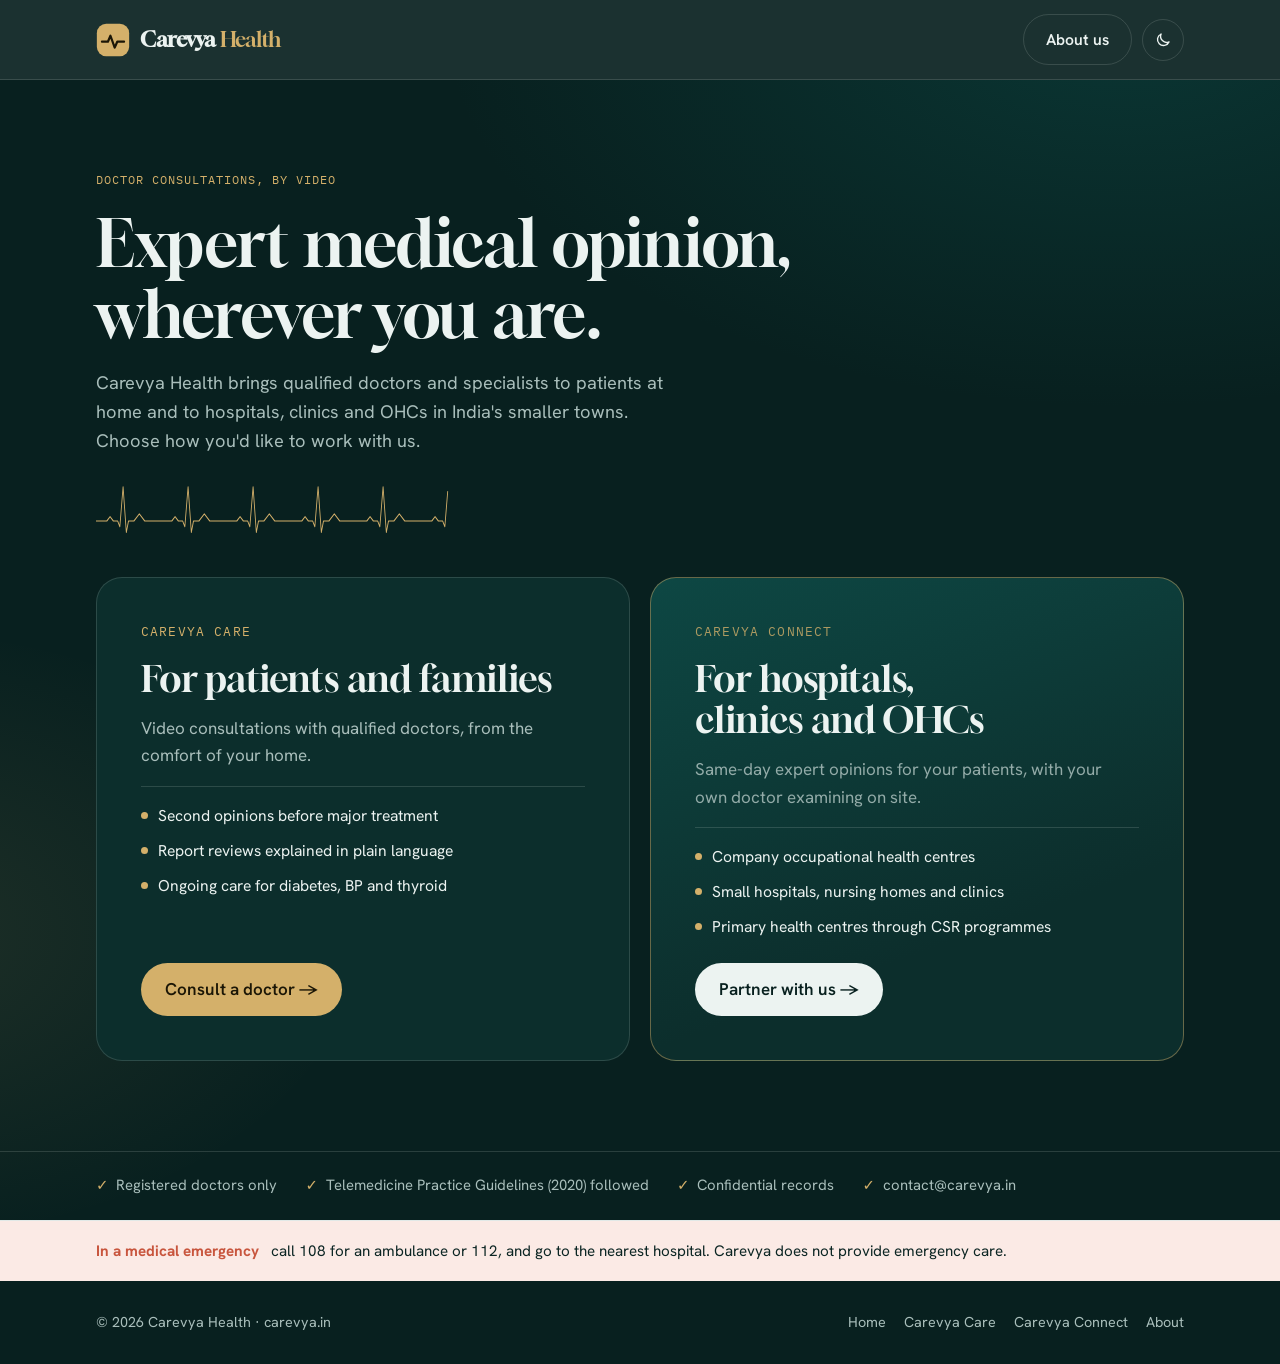
<file: index.html>
<!doctype html>
<html lang="en">
<head>
<meta charset="utf-8">
<meta name="viewport" content="width=device-width, initial-scale=1, viewport-fit=cover">
<title>Carevya Health</title>
<meta name="claude:viewport-fit-sides" content="cover">
<meta name="description" content="Doctor consultations by video, for patients and families (Carevya Care) and for hospitals, clinics and OHCs (Carevya Connect).">
<link rel="preconnect" href="https://fonts.googleapis.com">
<link rel="preconnect" href="https://fonts.gstatic.com" crossorigin>
<link rel="stylesheet" href="https://fonts.googleapis.com/css2?family=Gloock&family=Hanken+Grotesk:wght@400;500;600&family=IBM+Plex+Mono:wght@400;500&family=Mukta:wght@500&display=swap">
<link rel="stylesheet" href="styles.css">
<script>try{var t=localStorage.getItem("carevya-theme");if(t=="dark"||t=="light")document.documentElement.setAttribute("data-theme",t)}catch(e){}</script>
</head>
<body>
<header class="bar night">
  <div class="wrap">
    <a class="brand" href="index.html" aria-label="Carevya Health home">
      <svg class="brand-mark" viewBox="0 0 40 40" aria-hidden="true">
        <rect x="1" y="1" width="38" height="38" rx="11" fill="var(--accent)"/>
        <path d="M7 22h7l3-7 5 14 3-7h8" fill="none" stroke="var(--accent-ink)" stroke-width="2.6" stroke-linecap="round" stroke-linejoin="round"/>
      </svg>
      <span class="brand-name">Carevya <span>Health</span></span>
    </a>
    <div class="bar-actions">
      <a class="btn btn-ghost" href="about.html">About us</a>
      <button class="theme-btn" id="themeBtn" type="button" aria-label="Switch to dark mode" title="Switch to dark mode"><svg viewBox="0 0 24 24" width="18" height="18" aria-hidden="true"><path id="themeIcon" d="M20 14.5A8 8 0 0 1 9.5 4a8 8 0 1 0 10.5 10.5z" fill="none" stroke="currentColor" stroke-width="1.8" stroke-linejoin="round"/></svg></button>
    </div>
  </div>
</header>

<main id="top" class="night gate-main">
  <section class="gate-hero night">
    <div class="wrap">
      <p class="eyebrow">Doctor consultations, by video</p>
      <h1>Expert medical opinion, wherever you are.</h1>
      <p class="lede">Carevya Health brings qualified doctors and specialists to patients at home and to hospitals, clinics and OHCs in India's smaller towns. Choose how you'd like to work with us.</p>
      <svg class="trace" viewBox="0 0 960 84" preserveAspectRatio="none" aria-hidden="true"><path d="M0 56 l20 0 l6 -6 l6 6 l8 0 l4 8 l6 -56 l6 64 l4 -16 l10 0 l10 -10 l10 10 l30 0 l20 0 l6 -6 l6 6 l8 0 l4 8 l6 -56 l6 64 l4 -16 l10 0 l10 -10 l10 10 l30 0 l20 0 l6 -6 l6 6 l8 0 l4 8 l6 -56 l6 64 l4 -16 l10 0 l10 -10 l10 10 l30 0 l20 0 l6 -6 l6 6 l8 0 l4 8 l6 -56 l6 64 l4 -16 l10 0 l10 -10 l10 10 l30 0 l20 0 l6 -6 l6 6 l8 0 l4 8 l6 -56 l6 64 l4 -16 l10 0 l10 -10 l10 10 l30 0 l20 0 l6 -6 l6 6 l8 0 l4 8 l6 -56 l6 64 l4 -16 l10 0 l10 -10 l10 10 l30 0 l20 0 l6 -6 l6 6 l8 0 l4 8 l6 -56 l6 64 l4 -16 l10 0 l10 -10 l10 10 l30 0 l20 0 l6 -6 l6 6 l8 0 l4 8 l6 -56 l6 64 l4 -16 l10 0 l10 -10 l10 10 l30 0"/></svg>
    </div>
  </section>

  <section class="gate night" id="choose" aria-label="Choose a service">
    <div class="wrap">
      <a class="door" href="care.html">
        <span class="brandline">Carevya Care</span>
        <h2>For patients and families</h2>
        <p>Video consultations with qualified doctors, from the comfort of your home.</p>
        <ul>
          <li>Second opinions before major treatment</li>
          <li>Report reviews explained in plain language</li>
          <li>Ongoing care for diabetes, BP and thyroid</li>
        </ul>
        <div class="go"><span>Consult a doctor →</span></div>
      </a>
      <a class="door deep" href="connect.html">
        <span class="brandline">Carevya Connect</span>
        <h2>For hospitals, clinics and OHCs</h2>
        <p>Same-day expert opinions for your patients, with your own doctor examining on site.</p>
        <ul>
          <li>Company occupational health centres</li>
          <li>Small hospitals, nursing homes and clinics</li>
          <li>Primary health centres through CSR programmes</li>
        </ul>
        <div class="go"><span>Partner with us →</span></div>
      </a>
    </div>
  </section>

  <section class="trust night" aria-label="Our standards">
    <div class="wrap">
      <span>Registered doctors only</span>
      <span>Telemedicine Practice Guidelines (2020) followed</span>
      <span>Confidential records</span>
      <span>contact@carevya.in</span>
    </div>
  </section>
</main>

<div class="emergency">
  <div class="wrap"><strong>In a medical emergency</strong> call 108 for an ambulance or 112, and go to the nearest hospital. Carevya does not provide emergency care.</div>
</div>
<footer class="night">
  <div class="wrap">
    <span>© <span id="yr">2026</span> Carevya Health · carevya.in</span>
    <nav aria-label="Footer"><a href="index.html">Home</a><a href="care.html">Carevya Care</a><a href="connect.html">Carevya Connect</a><a href="about.html">About</a></nav>
  </div>
</footer>
<script src="site.js"></script>
</body>
</html>
</file>
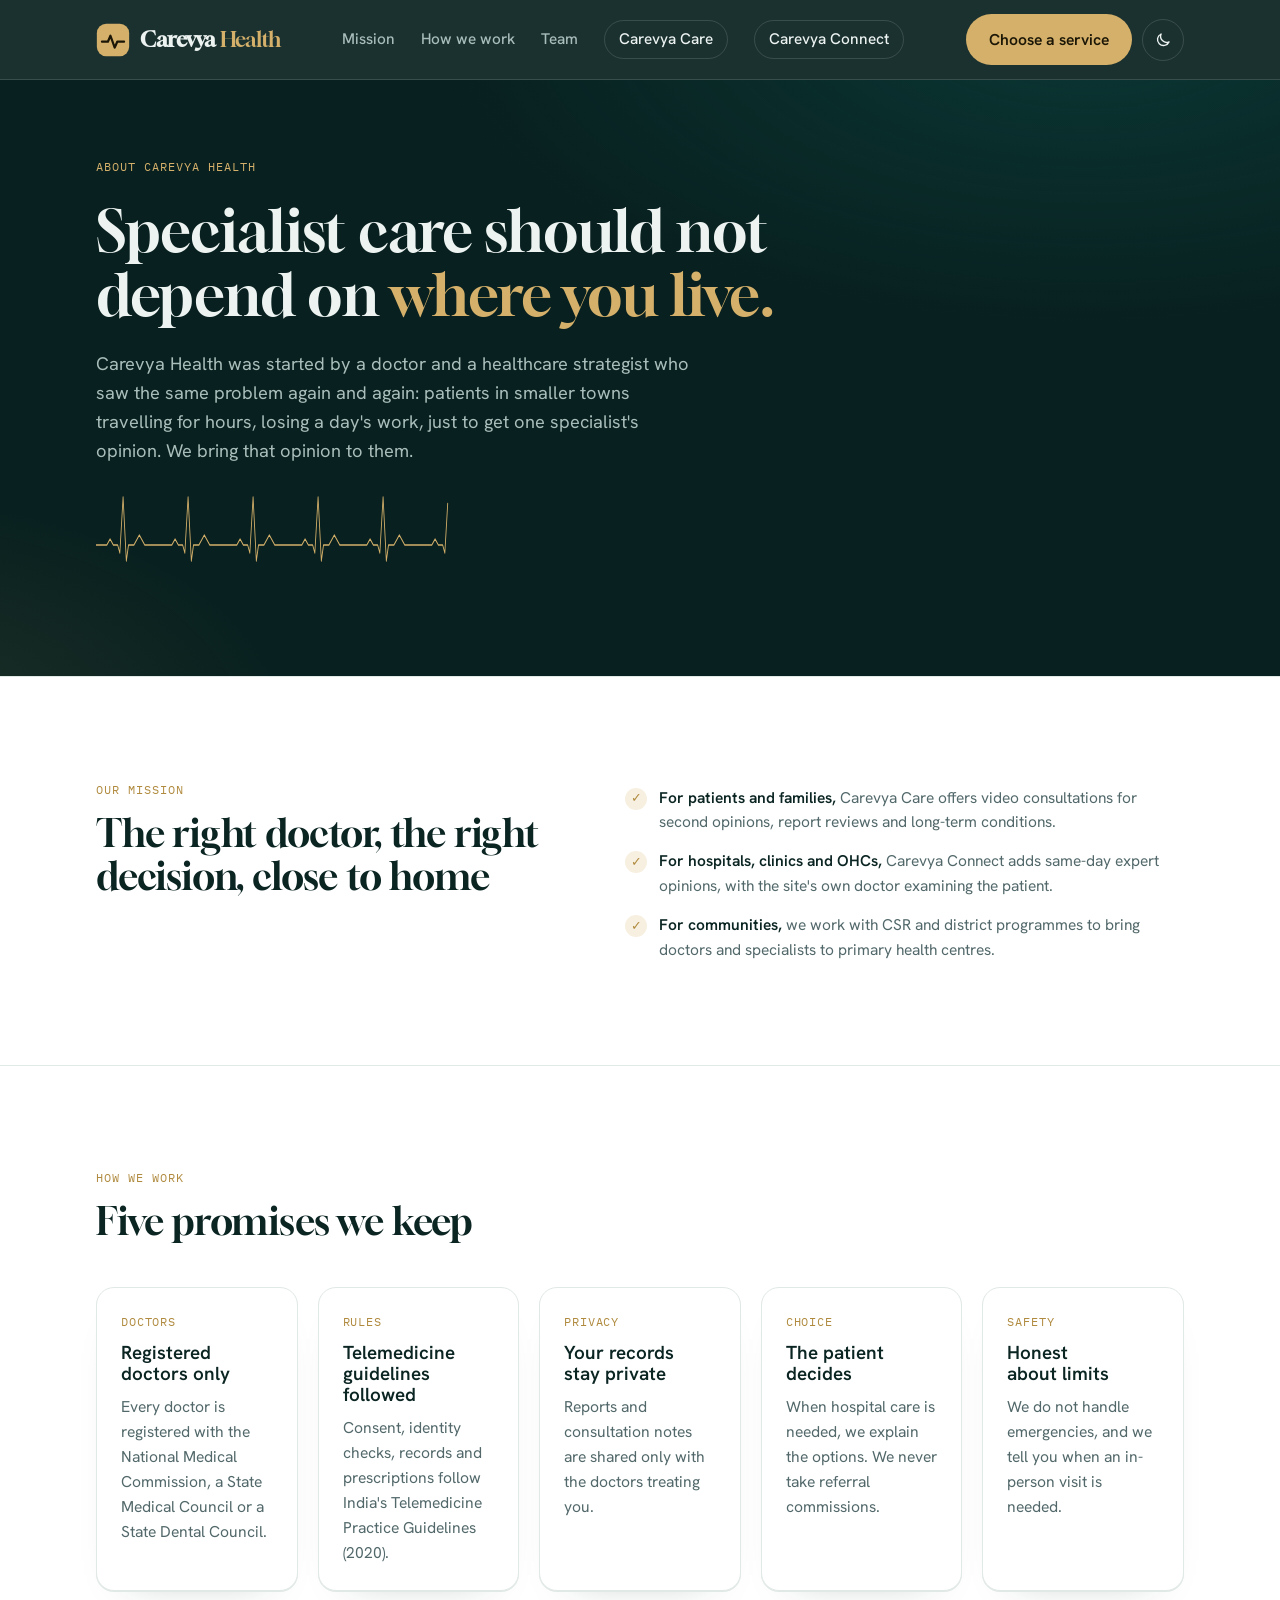
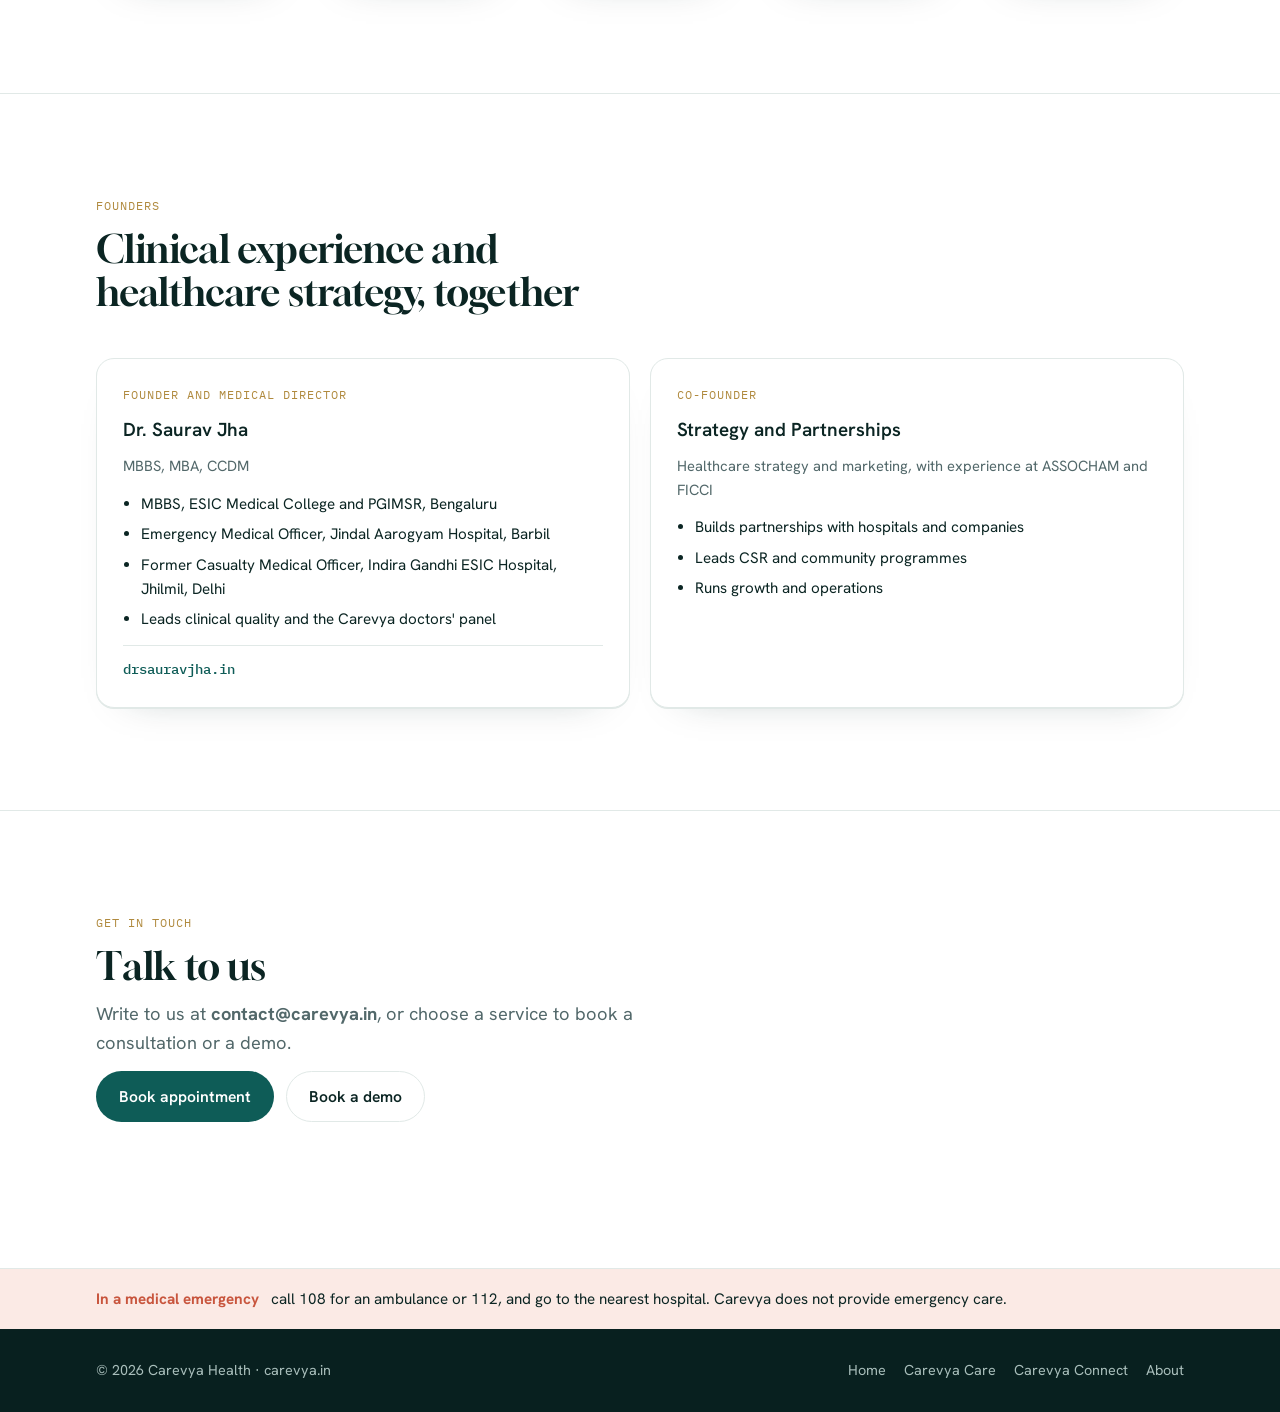
<file: about.html>
<!doctype html>
<html lang="en">
<head>
<meta charset="utf-8">
<meta name="viewport" content="width=device-width, initial-scale=1, viewport-fit=cover">
<title>About Carevya</title>
<meta name="claude:viewport-fit-sides" content="cover">
<meta name="description" content="Why Carevya Health exists, how we work, and the founders behind it.">
<link rel="preconnect" href="https://fonts.googleapis.com">
<link rel="preconnect" href="https://fonts.gstatic.com" crossorigin>
<link rel="stylesheet" href="https://fonts.googleapis.com/css2?family=Gloock&family=Hanken+Grotesk:wght@400;500;600&family=IBM+Plex+Mono:wght@400;500&family=Mukta:wght@500&display=swap">
<link rel="stylesheet" href="styles.css">
<script>try{var t=localStorage.getItem("carevya-theme");if(t=="dark"||t=="light")document.documentElement.setAttribute("data-theme",t)}catch(e){}</script>
</head>
<body>
<header class="bar night">
  <div class="wrap" style="position:relative">
    <a class="brand" href="index.html" aria-label="Carevya Health home">
      <svg class="brand-mark" viewBox="0 0 40 40" aria-hidden="true">
        <rect x="1" y="1" width="38" height="38" rx="11" fill="var(--accent)"/>
        <path d="M7 22h7l3-7 5 14 3-7h8" fill="none" stroke="var(--accent-ink)" stroke-width="2.6" stroke-linecap="round" stroke-linejoin="round"/>
      </svg>
      <span class="brand-name">Carevya <span>Health</span></span>
    </a>
    <nav class="links" id="nav" aria-label="Main">
      <a href="#mission">Mission</a>
      <a href="#principles">How we work</a>
      <a href="#team">Team</a>
      <a class="switch" href="care.html">Carevya Care</a>
      <a class="switch" href="connect.html">Carevya Connect</a>
    </nav>
    <div class="bar-actions">
      <a class="btn btn-primary" href="index.html#choose">Choose a service</a>
      <button class="theme-btn" id="themeBtn" type="button" aria-label="Switch to dark mode" title="Switch to dark mode"><svg viewBox="0 0 24 24" width="18" height="18" aria-hidden="true"><path id="themeIcon" d="M20 14.5A8 8 0 0 1 9.5 4a8 8 0 1 0 10.5 10.5z" fill="none" stroke="currentColor" stroke-width="1.8" stroke-linejoin="round"/></svg></button>
      <button class="menu-btn" id="menuBtn" aria-expanded="false" aria-controls="nav">Menu</button>
    </div>
  </div>
</header>

<main id="top">
  <section class="hero night">
    <div class="wrap">
      <div class="hero-copy" style="max-width:760px">
        <p class="eyebrow">About Carevya Health</p>
        <h1>Specialist care should not depend on <em>where you live.</em></h1>
        <p class="lede">Carevya Health was started by a doctor and a healthcare strategist who saw the same problem again and again: patients in smaller towns travelling for hours, losing a day's work, just to get one specialist's opinion. We bring that opinion to them.</p>
        <svg class="trace" viewBox="0 0 960 84" preserveAspectRatio="none" aria-hidden="true" style="max-width:520px"><path d="M0 56 l20 0 l6 -6 l6 6 l8 0 l4 8 l6 -56 l6 64 l4 -16 l10 0 l10 -10 l10 10 l30 0 l20 0 l6 -6 l6 6 l8 0 l4 8 l6 -56 l6 64 l4 -16 l10 0 l10 -10 l10 10 l30 0 l20 0 l6 -6 l6 6 l8 0 l4 8 l6 -56 l6 64 l4 -16 l10 0 l10 -10 l10 10 l30 0 l20 0 l6 -6 l6 6 l8 0 l4 8 l6 -56 l6 64 l4 -16 l10 0 l10 -10 l10 10 l30 0 l20 0 l6 -6 l6 6 l8 0 l4 8 l6 -56 l6 64 l4 -16 l10 0 l10 -10 l10 10 l30 0 l20 0 l6 -6 l6 6 l8 0 l4 8 l6 -56 l6 64 l4 -16 l10 0 l10 -10 l10 10 l30 0 l20 0 l6 -6 l6 6 l8 0 l4 8 l6 -56 l6 64 l4 -16 l10 0 l10 -10 l10 10 l30 0 l20 0 l6 -6 l6 6 l8 0 l4 8 l6 -56 l6 64 l4 -16 l10 0 l10 -10 l10 10 l30 0"/></svg>
      </div>
    </div>
  </section>

  <section class="band" id="mission">
    <div class="wrap spec-wrap">
      <div class="section-head" style="margin-bottom:0">
        <p class="eyebrow">Our mission</p>
        <h2>The right doctor, the right decision, close to home</h2>
      </div>
      <div class="assure">
        <div><span class="tick">✓</span><p><b>For patients and families,</b> Carevya Care offers video consultations for second opinions, report reviews and long-term conditions.</p></div>
        <div><span class="tick">✓</span><p><b>For hospitals, clinics and OHCs,</b> Carevya Connect adds same-day expert opinions, with the site's own doctor examining the patient.</p></div>
        <div><span class="tick">✓</span><p><b>For communities,</b> we work with CSR and district programmes to bring doctors and specialists to primary health centres.</p></div>
      </div>
    </div>
  </section>

  <section class="band" id="principles">
    <div class="wrap">
      <div class="section-head">
        <p class="eyebrow">How we work</p>
        <h2>Five promises we keep</h2>
      </div>
      <div class="who">
        <article>
          <span class="tag">Doctors</span>
          <h3>Registered doctors only</h3>
          <p>Every doctor is registered with the National Medical Commission, a State Medical Council or a State Dental Council.</p>
          
        </article>
        <article>
          <span class="tag">Rules</span>
          <h3>Telemedicine guidelines followed</h3>
          <p>Consent, identity checks, records and prescriptions follow India's Telemedicine Practice Guidelines (2020).</p>
          
        </article>
        <article>
          <span class="tag">Privacy</span>
          <h3>Your records stay private</h3>
          <p>Reports and consultation notes are shared only with the doctors treating you.</p>
          
        </article>
        <article>
          <span class="tag">Choice</span>
          <h3>The patient decides</h3>
          <p>When hospital care is needed, we explain the options. We never take referral commissions.</p>
          
        </article>
        <article>
          <span class="tag">Safety</span>
          <h3>Honest about limits</h3>
          <p>We do not handle emergencies, and we tell you when an in-person visit is needed.</p>
          
        </article>
      </div>
    </div>
  </section>

  <section class="band" id="team">
    <div class="wrap">
      <div class="section-head">
        <p class="eyebrow">Founders</p>
        <h2>Clinical experience and healthcare strategy, together</h2>
      </div>
      <div class="plans">
        <div class="plan">
          <p class="eyebrow">Founder and Medical Director</p>
          <h3>Dr. Saurav Jha</h3>
          <p class="for">MBBS, MBA, CCDM</p>
          <ul><li>MBBS, ESIC Medical College and PGIMSR, Bengaluru</li><li>Emergency Medical Officer, Jindal Aarogyam Hospital, Barbil</li><li>Former Casualty Medical Officer, Indira Gandhi ESIC Hospital, Jhilmil, Delhi</li><li>Leads clinical quality and the Carevya doctors' panel</li></ul>
          <p class="price"><a href="https://drsauravjha.in" target="_blank" rel="noopener">drsauravjha.in</a></p>
        </div>
        <div class="plan">
          <p class="eyebrow">Co-founder</p>
          <h3>Strategy and Partnerships</h3>
          <p class="for">Healthcare strategy and marketing, with experience at ASSOCHAM and FICCI</p>
          <ul><li>Builds partnerships with hospitals and companies</li><li>Leads CSR and community programmes</li><li>Runs growth and operations</li></ul>
        </div>
      </div>
    </div>
  </section>

  <section class="band" id="contact">
    <div class="wrap">
      <div class="section-head">
        <p class="eyebrow">Get in touch</p>
        <h2>Talk to us</h2>
        <p class="lede">Write to us at <strong style="user-select:all">contact@carevya.in</strong>, or choose a service to book a consultation or a demo.</p>
        <div class="hero-actions"><a class="btn btn-primary" href="care.html#contact">Book appointment</a><a class="btn btn-ghost" href="connect.html#contact">Book a demo</a></div>
      </div>
    </div>
  </section>
</main>

<div class="emergency">
  <div class="wrap"><strong>In a medical emergency</strong> call 108 for an ambulance or 112, and go to the nearest hospital. Carevya does not provide emergency care.</div>
</div>
<footer class="night">
  <div class="wrap">
    <span>© <span id="yr">2026</span> Carevya Health · carevya.in</span>
    <nav aria-label="Footer"><a href="index.html">Home</a><a href="care.html">Carevya Care</a><a href="connect.html">Carevya Connect</a><a href="about.html">About</a></nav>
  </div>
</footer>
<script src="site.js"></script>
</body>
</html>
</file>
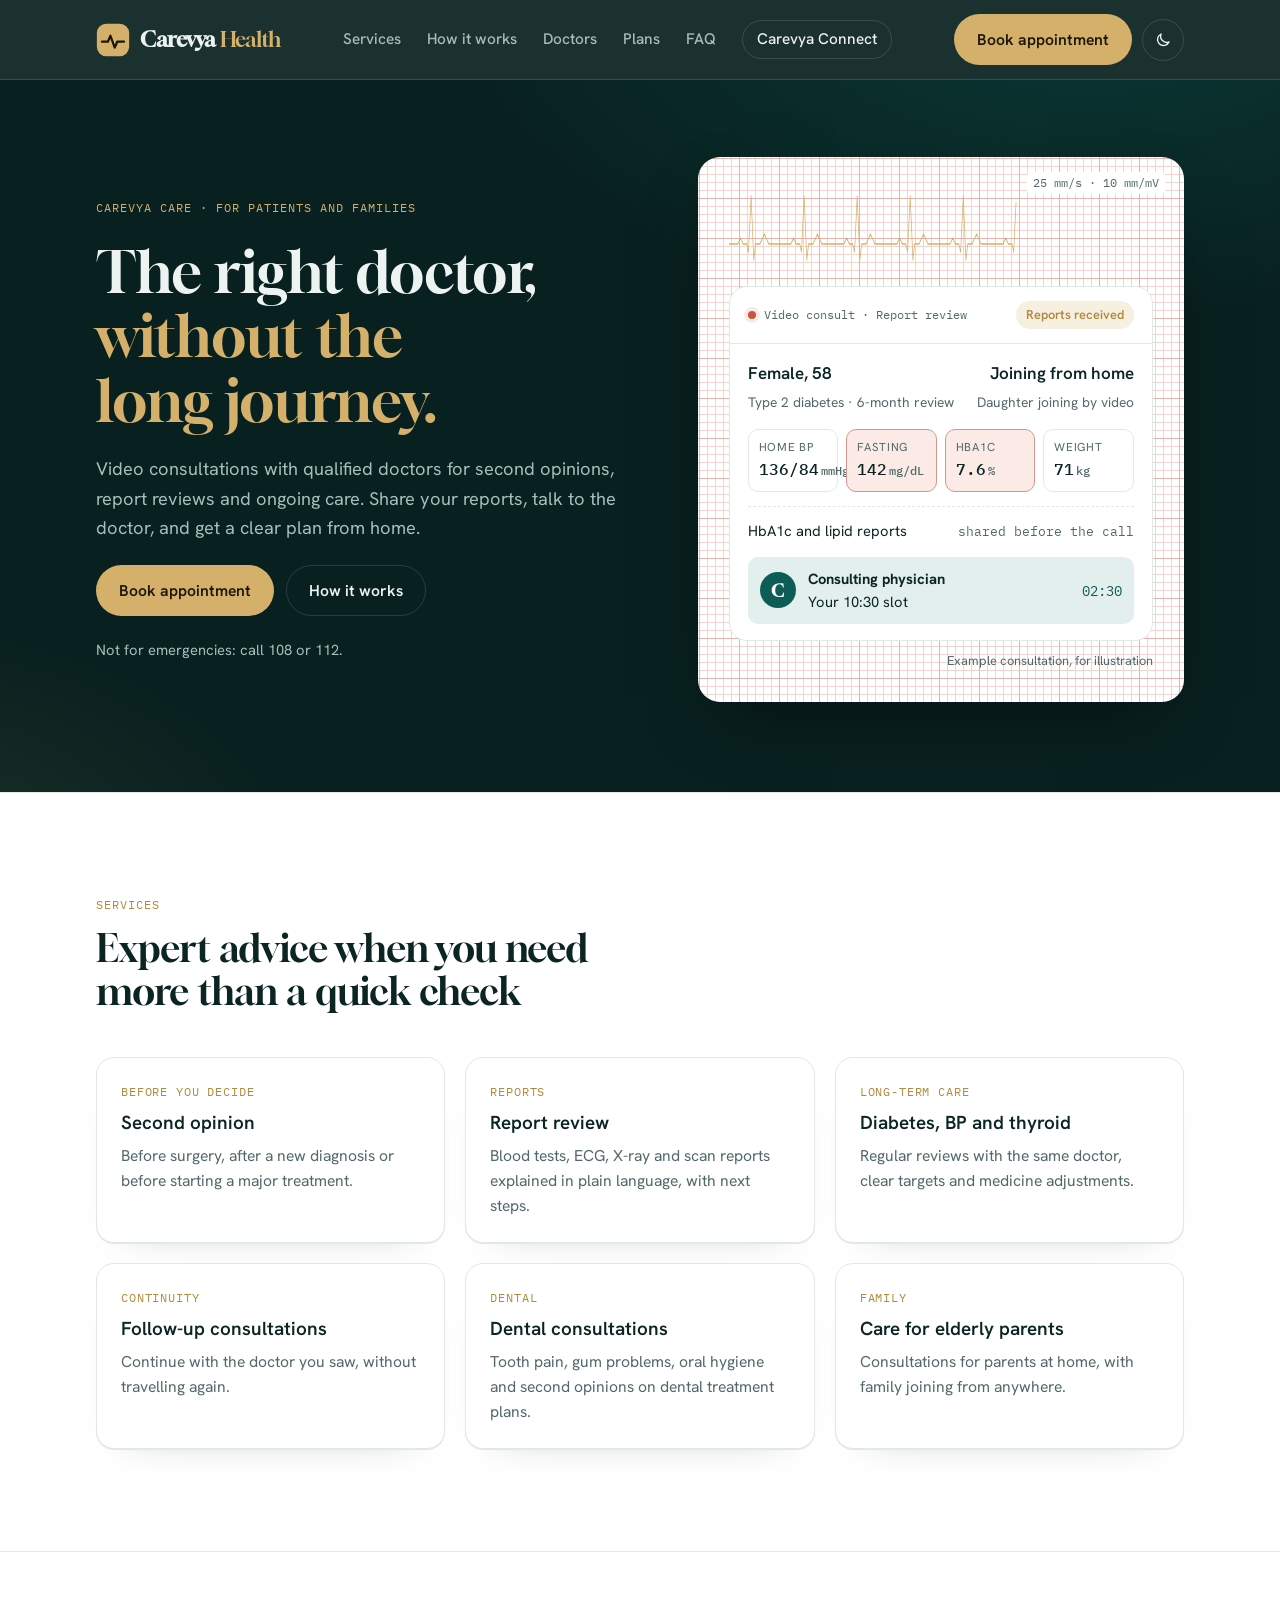
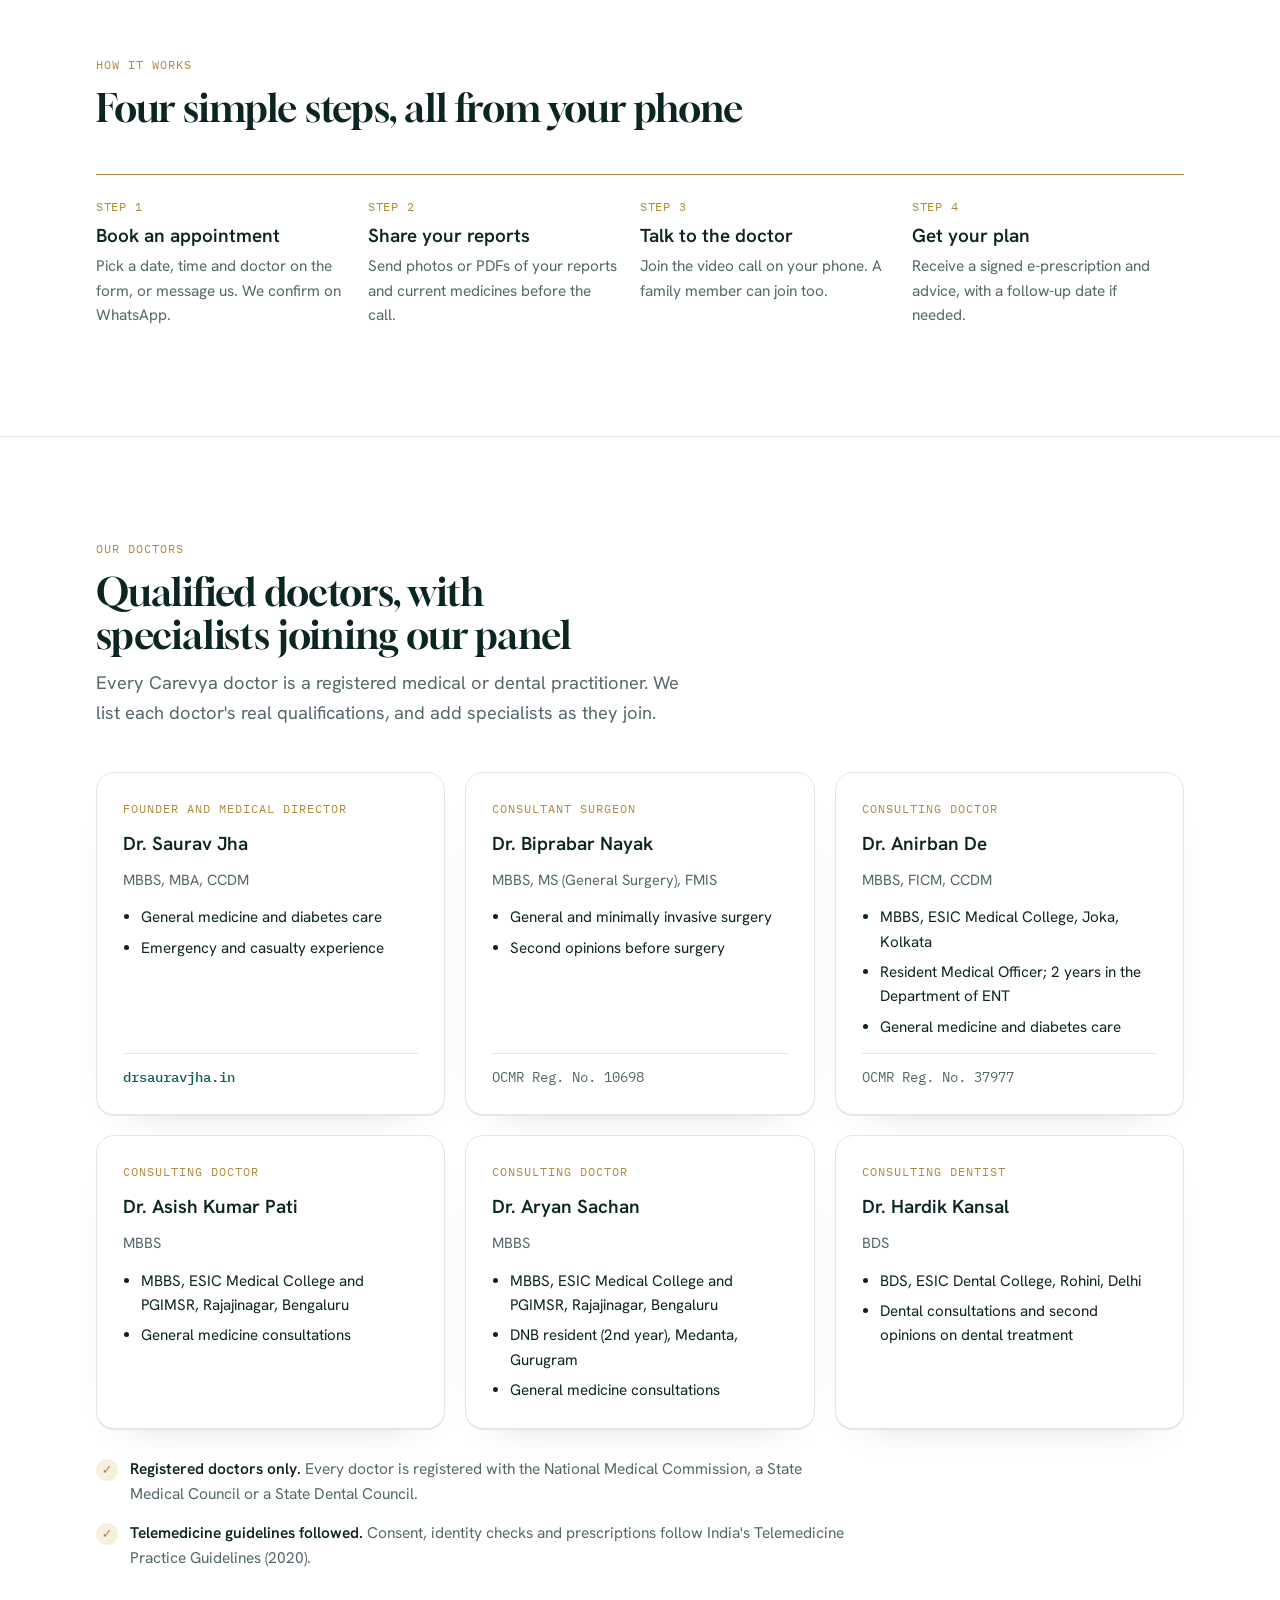
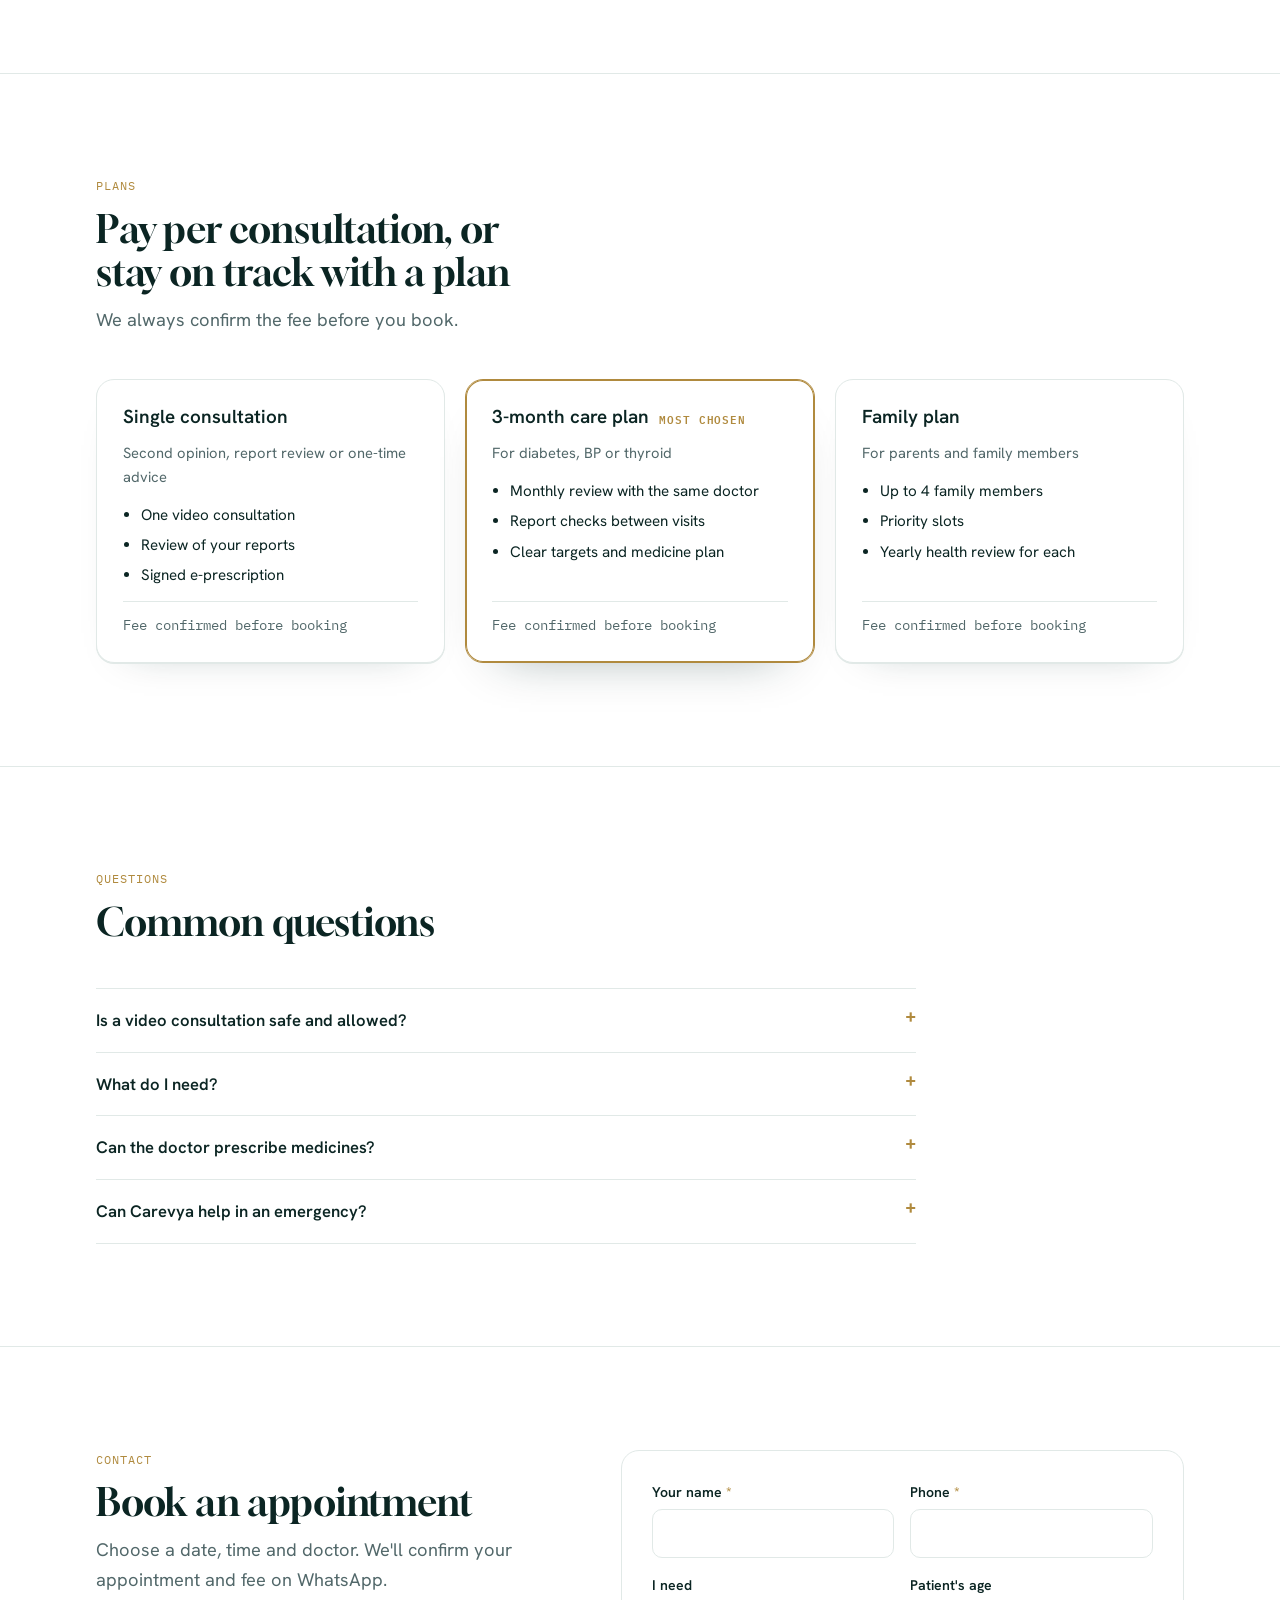
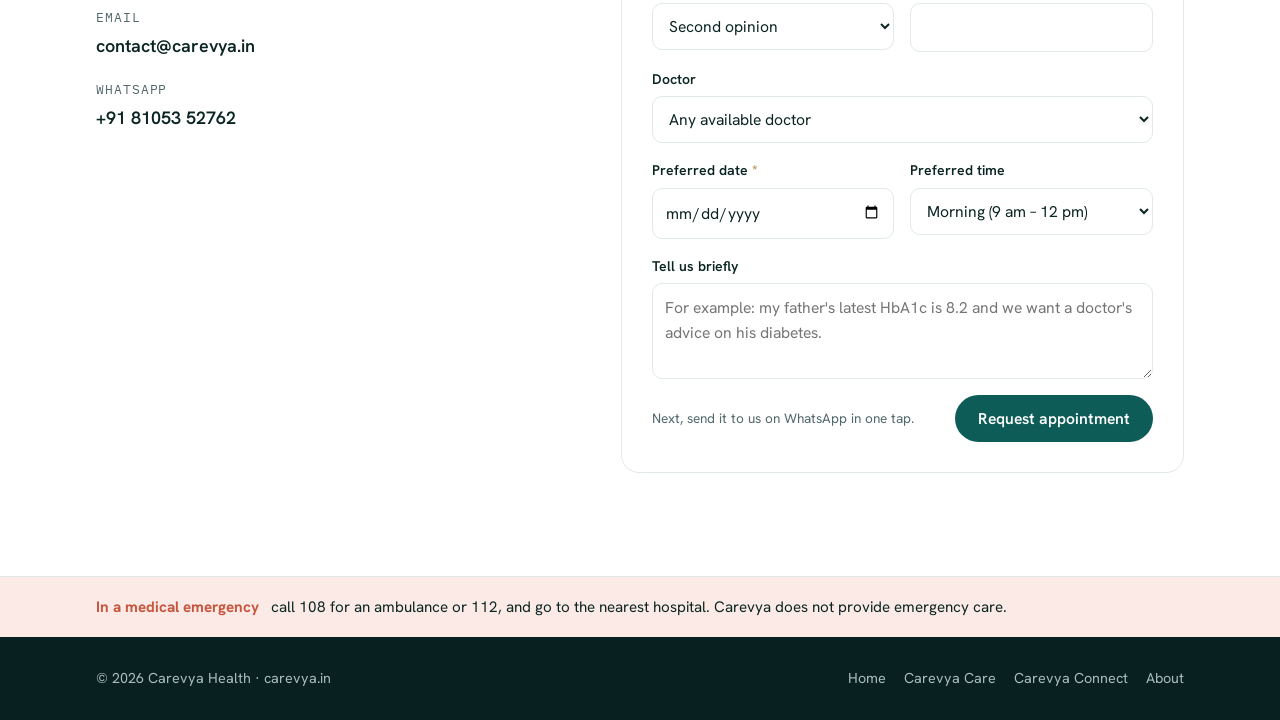
<file: care.html>
<!doctype html>
<html lang="en">
<head>
<meta charset="utf-8">
<meta name="viewport" content="width=device-width, initial-scale=1, viewport-fit=cover">
<title>Carevya Care</title>
<meta name="claude:viewport-fit-sides" content="cover">
<meta name="description" content="Video consultations with qualified doctors for second opinions, report reviews and ongoing care.">
<link rel="preconnect" href="https://fonts.googleapis.com">
<link rel="preconnect" href="https://fonts.gstatic.com" crossorigin>
<link rel="stylesheet" href="https://fonts.googleapis.com/css2?family=Gloock&family=Hanken+Grotesk:wght@400;500;600&family=IBM+Plex+Mono:wght@400;500&family=Mukta:wght@500&display=swap">
<link rel="stylesheet" href="styles.css">
<script>try{var t=localStorage.getItem("carevya-theme");if(t=="dark"||t=="light")document.documentElement.setAttribute("data-theme",t)}catch(e){}</script>
</head>
<body>
<header class="bar night">
  <div class="wrap" style="position:relative">
    <a class="brand" href="index.html" aria-label="Carevya Health home">
      <svg class="brand-mark" viewBox="0 0 40 40" aria-hidden="true">
        <rect x="1" y="1" width="38" height="38" rx="11" fill="var(--accent)"/>
        <path d="M7 22h7l3-7 5 14 3-7h8" fill="none" stroke="var(--accent-ink)" stroke-width="2.6" stroke-linecap="round" stroke-linejoin="round"/>
      </svg>
      <span class="brand-name">Carevya <span>Health</span></span>
    </a>
    <nav class="links" id="nav" aria-label="Main">
      <a href="#services">Services</a>
      <a href="#how">How it works</a>
      <a href="#doctors">Doctors</a>
      <a href="#plans">Plans</a>
      <a href="#faq">FAQ</a>
      <a class="switch" href="connect.html">Carevya Connect</a>
    </nav>
    <div class="bar-actions">
      <a class="btn btn-primary" href="#contact">Book appointment</a>
      <button class="theme-btn" id="themeBtn" type="button" aria-label="Switch to dark mode" title="Switch to dark mode"><svg viewBox="0 0 24 24" width="18" height="18" aria-hidden="true"><path id="themeIcon" d="M20 14.5A8 8 0 0 1 9.5 4a8 8 0 1 0 10.5 10.5z" fill="none" stroke="currentColor" stroke-width="1.8" stroke-linejoin="round"/></svg></button>
      <button class="menu-btn" id="menuBtn" aria-expanded="false" aria-controls="nav">Menu</button>
    </div>
  </div>
</header>

<main id="top">
  <section class="hero night">
    <div class="wrap hero-grid">
      <div class="hero-copy">
        <p class="eyebrow">Carevya Care · for patients and families</p>
        <h1>The right doctor, <em>without the long journey.</em></h1>
        <p class="lede">Video consultations with qualified doctors for second opinions, report reviews and ongoing care. Share your reports, talk to the doctor, and get a clear plan from home.</p>
        <div class="hero-actions">
          <a class="btn btn-primary" href="#contact">Book appointment</a>
          <a class="btn btn-ghost" href="#how">How it works</a>
        </div>
        <p class="hero-note">Not for emergencies: call 108 or 112.</p>
      </div>
      <div class="paper" aria-label="Example of a Carevya Care consultation">
        <span class="paper-scale">25 mm/s · 10 mm/mV</span>
        <svg class="trace" viewBox="0 0 960 84" preserveAspectRatio="none" aria-hidden="true"><path d="M0 56 l20 0 l6 -6 l6 6 l8 0 l4 8 l6 -56 l6 64 l4 -16 l10 0 l10 -10 l10 10 l30 0 l20 0 l6 -6 l6 6 l8 0 l4 8 l6 -56 l6 64 l4 -16 l10 0 l10 -10 l10 10 l30 0 l20 0 l6 -6 l6 6 l8 0 l4 8 l6 -56 l6 64 l4 -16 l10 0 l10 -10 l10 10 l30 0 l20 0 l6 -6 l6 6 l8 0 l4 8 l6 -56 l6 64 l4 -16 l10 0 l10 -10 l10 10 l30 0 l20 0 l6 -6 l6 6 l8 0 l4 8 l6 -56 l6 64 l4 -16 l10 0 l10 -10 l10 10 l30 0 l20 0 l6 -6 l6 6 l8 0 l4 8 l6 -56 l6 64 l4 -16 l10 0 l10 -10 l10 10 l30 0 l20 0 l6 -6 l6 6 l8 0 l4 8 l6 -56 l6 64 l4 -16 l10 0 l10 -10 l10 10 l30 0 l20 0 l6 -6 l6 6 l8 0 l4 8 l6 -56 l6 64 l4 -16 l10 0 l10 -10 l10 10 l30 0"/></svg>
        <div class="consult">
          <div class="consult-head">
            <span class="live"><span class="dot"></span>Video consult · Report review</span>
            <span class="chip">Reports received</span>
          </div>
          <div class="consult-body">
            <div class="site">
              <div><b>Female, 58</b><br><small>Type 2 diabetes · 6-month review</small></div>
              <div style="text-align:right"><b>Joining from home</b><br><small>Daughter joining by video</small></div>
            </div>
            <div class="vitals">
              <div class="vital"><span>Home BP</span><strong>136/84<i>mmHg</i></strong></div>
              <div class="vital flag"><span>Fasting</span><strong>142<i>mg/dL</i></strong></div>
              <div class="vital flag"><span>HbA1c</span><strong>7.6<i>%</i></strong></div>
              <div class="vital"><span>Weight</span><strong>71<i>kg</i></strong></div>
            </div>
            <div class="attach"><span>HbA1c and lipid reports</span><code>shared before the call</code></div>
            <div class="joining">
              <div class="avatar" aria-hidden="true">C</div>
              <p><b>Consulting physician</b><br>Your 10:30 slot</p>
              <span class="t">02:30</span>
            </div>
          </div>
        </div>
        <p class="example-tag">Example consultation, for illustration</p>
      </div>
    </div>
  </section>

  <section class="band" id="services">
    <div class="wrap">
      <div class="section-head">
        <p class="eyebrow">Services</p>
        <h2>Expert advice when you need more than a quick check</h2>
      </div>
      <div class="who">
        <article>
          <span class="tag">Before you decide</span>
          <h3>Second opinion</h3>
          <p>Before surgery, after a new diagnosis or before starting a major treatment.</p>
          
        </article>
        <article>
          <span class="tag">Reports</span>
          <h3>Report review</h3>
          <p>Blood tests, ECG, X-ray and scan reports explained in plain language, with next steps.</p>
          
        </article>
        <article>
          <span class="tag">Long-term care</span>
          <h3>Diabetes, BP and thyroid</h3>
          <p>Regular reviews with the same doctor, clear targets and medicine adjustments.</p>
          
        </article>
        <article>
          <span class="tag">Continuity</span>
          <h3>Follow-up consultations</h3>
          <p>Continue with the doctor you saw, without travelling again.</p>
          
        </article>
        <article>
          <span class="tag">Dental</span>
          <h3>Dental consultations</h3>
          <p>Tooth pain, gum problems, oral hygiene and second opinions on dental treatment plans.</p>
          
        </article>
        <article>
          <span class="tag">Family</span>
          <h3>Care for elderly parents</h3>
          <p>Consultations for parents at home, with family joining from anywhere.</p>
          
        </article>
      </div>
    </div>
  </section>

  <section class="band" id="how">
    <div class="wrap">
      <div class="section-head">
        <p class="eyebrow">How it works</p>
        <h2>Four simple steps, all from your phone</h2>
      </div>
      <ol class="steps">
        <li><h3>Book an appointment</h3><p>Pick a date, time and doctor on the form, or message us. We confirm on WhatsApp.</p></li>
        <li><h3>Share your reports</h3><p>Send photos or PDFs of your reports and current medicines before the call.</p></li>
        <li><h3>Talk to the doctor</h3><p>Join the video call on your phone. A family member can join too.</p></li>
        <li><h3>Get your plan</h3><p>Receive a signed e-prescription and advice, with a follow-up date if needed.</p></li>
      </ol>
    </div>
  </section>

  <section class="band" id="doctors">
    <div class="wrap">
      <div class="section-head">
        <p class="eyebrow">Our doctors</p>
        <h2>Qualified doctors, with specialists joining our panel</h2>
        <p class="lede">Every Carevya doctor is a registered medical or dental practitioner. We list each doctor's real qualifications, and add specialists as they join.</p>
      </div>
      <div class="plans doctors">
        <div class="plan">
          <p class="eyebrow">Founder and Medical Director</p>
          <h3>Dr. Saurav Jha</h3>
          <p class="for">MBBS, MBA, CCDM</p>
          <ul><li>General medicine and diabetes care</li><li>Emergency and casualty experience</li></ul>
          <p class="price"><a href="https://drsauravjha.in" target="_blank" rel="noopener">drsauravjha.in</a></p>
        </div>
        <div class="plan">
          <p class="eyebrow">Consultant surgeon</p>
          <h3>Dr. Biprabar Nayak</h3>
          <p class="for">MBBS, MS (General Surgery), FMIS</p>
          <ul><li>General and minimally invasive surgery</li><li>Second opinions before surgery</li></ul>
          <p class="price">OCMR Reg. No. 10698</p>
        </div>
        <div class="plan">
          <p class="eyebrow">Consulting doctor</p>
          <h3>Dr. Anirban De</h3>
          <p class="for">MBBS, FICM, CCDM</p>
          <ul><li>MBBS, ESIC Medical College, Joka, Kolkata</li><li>Resident Medical Officer; 2 years in the Department of ENT</li><li>General medicine and diabetes care</li></ul>
          <p class="price">OCMR Reg. No. 37977</p>
        </div>
        <div class="plan">
          <p class="eyebrow">Consulting doctor</p>
          <h3>Dr. Asish Kumar Pati</h3>
          <p class="for">MBBS</p>
          <ul><li>MBBS, ESIC Medical College and PGIMSR, Rajajinagar, Bengaluru</li><li>General medicine consultations</li></ul>
        </div>
        <div class="plan">
          <p class="eyebrow">Consulting doctor</p>
          <h3>Dr. Aryan Sachan</h3>
          <p class="for">MBBS</p>
          <ul><li>MBBS, ESIC Medical College and PGIMSR, Rajajinagar, Bengaluru</li><li>DNB resident (2nd year), Medanta, Gurugram</li><li>General medicine consultations</li></ul>
        </div>
        <div class="plan">
          <p class="eyebrow">Consulting dentist</p>
          <h3>Dr. Hardik Kansal</h3>
          <p class="for">BDS</p>
          <ul><li>BDS, ESIC Dental College, Rohini, Delhi</li><li>Dental consultations and second opinions on dental treatment</li></ul>
        </div>
      </div>
      <div class="assure" style="margin-top:28px;max-width:760px">
        <div><span class="tick">✓</span><p><b>Registered doctors only.</b> Every doctor is registered with the National Medical Commission, a State Medical Council or a State Dental Council.</p></div>
        <div><span class="tick">✓</span><p><b>Telemedicine guidelines followed.</b> Consent, identity checks and prescriptions follow India's Telemedicine Practice Guidelines (2020).</p></div>
      </div>
    </div>
  </section>

  <section class="band" id="plans">
    <div class="wrap">
      <div class="section-head">
        <p class="eyebrow">Plans</p>
        <h2>Pay per consultation, or stay on track with a plan</h2>
        <p class="lede">We always confirm the fee before you book.</p>
      </div>
      <div class="plans">
        <div class="plan">
          <h3>Single consultation</h3>
          <p class="for">Second opinion, report review or one-time advice</p>
          <ul><li>One video consultation</li><li>Review of your reports</li><li>Signed e-prescription</li></ul>
          <p class="price">Fee confirmed before booking</p>
        </div>
        <div class="plan feature">
          <h3>3-month care plan</h3>
          <p class="for">For diabetes, BP or thyroid</p>
          <ul><li>Monthly review with the same doctor</li><li>Report checks between visits</li><li>Clear targets and medicine plan</li></ul>
          <p class="price">Fee confirmed before booking</p>
        </div>
        <div class="plan">
          <h3>Family plan</h3>
          <p class="for">For parents and family members</p>
          <ul><li>Up to 4 family members</li><li>Priority slots</li><li>Yearly health review for each</li></ul>
          <p class="price">Fee confirmed before booking</p>
        </div>
      </div>
    </div>
  </section>

  <section class="band" id="faq">
    <div class="wrap">
      <div class="section-head">
        <p class="eyebrow">Questions</p>
        <h2>Common questions</h2>
      </div>
      <div class="faq">
        <details><summary>Is a video consultation safe and allowed?</summary><p>Yes. India's Telemedicine Practice Guidelines (2020) allow registered doctors to consult by video. We follow them for consent, identity checks, records and prescriptions.</p></details>
        <details><summary>What do I need?</summary><p>A smartphone with a camera and internet, your recent reports, and a list of the medicines you take.</p></details>
        <details><summary>Can the doctor prescribe medicines?</summary><p>Yes, within the telemedicine rules. Some medicines cannot be prescribed on a first video consultation; the doctor will tell you if an in-person visit is needed.</p></details>
        <details><summary>Can Carevya help in an emergency?</summary><p>No. In an emergency, call 108 for an ambulance or 112, and go to the nearest hospital.</p></details>
      </div>
    </div>
  </section>

  <section class="band" id="contact">
    <div class="wrap contact-grid">
      <div class="section-head" style="margin-bottom:0">
        <p class="eyebrow">Contact</p>
        <h2>Book an appointment</h2>
        <p class="lede">Choose a date, time and doctor. We'll confirm your appointment and fee on WhatsApp.</p>
        <div class="reach">
          <div class="line"><span>Email</span><strong>contact@carevya.in</strong></div>
          <div class="line" id="waLine" hidden><span>WhatsApp</span><strong id="waShown"></strong></div>
        </div>
      </div>
      <form class="enquiry" id="enquiry" data-intro="Hello Carevya Care, I would like to book an appointment." novalidate>
        <div class="field"><label for="f-name">Your name <span aria-hidden="true" style="color:var(--gold)">*</span></label><input id="f-name" name="name" data-label="Your name" required data-required autocomplete="name" type="text"></div>
        <div class="field"><label for="f-phone">Phone <span aria-hidden="true" style="color:var(--gold)">*</span></label><input id="f-phone" name="phone" data-label="Phone" required data-required autocomplete="tel" type="tel" inputmode="tel"></div>
        <div class="field"><label for="f-type">I need</label><select id="f-type" name="type" data-label="I need"><option>Second opinion</option><option>Report review</option><option>Diabetes, BP or thyroid care</option><option>Follow-up consultation</option><option>Dental consultation</option><option>Consultation for a parent</option><option>Something else</option></select></div>
        <div class="field"><label for="f-age">Patient's age</label><input id="f-age" name="age" data-label="Patient's age" type="text" inputmode="numeric"></div>
        <div class="field full"><label for="f-doctor">Doctor</label><select id="f-doctor" name="doctor" data-label="Doctor"><option>Any available doctor</option><option>Dr. Saurav Jha</option><option>Dr. Biprabar Nayak (surgery)</option><option>Dr. Anirban De</option><option>Dr. Asish Kumar Pati</option><option>Dr. Aryan Sachan</option><option>Dr. Hardik Kansal (dental)</option></select></div>
        <div class="field"><label for="f-date">Preferred date <span aria-hidden="true" style="color:var(--gold)">*</span></label><input id="f-date" name="date" data-label="Preferred date" required data-required type="date"></div>
        <div class="field"><label for="f-slot">Preferred time</label><select id="f-slot" name="slot" data-label="Preferred time"><option>Morning (9 am – 12 pm)</option><option>Afternoon (12 – 4 pm)</option><option>Evening (4 – 8 pm)</option></select></div>
        <div class="field full"><label for="f-msg">Tell us briefly</label><textarea id="f-msg" name="msg" data-label="Tell us briefly" placeholder="For example: my father's latest HbA1c is 8.2 and we want a doctor's advice on his diabetes."></textarea></div>
        <p class="err" id="err" hidden>Please fill in the required fields (marked *).</p>
        <div class="form-foot">
          <small>Next, send it to us on WhatsApp in one tap.</small>
          <button class="btn btn-primary" type="submit">Request appointment</button>
        </div>
        <div class="result" id="result" hidden>
          <pre id="msgOut"></pre>
          <div class="row">
            <a class="btn btn-primary" id="waBtn" href="#" target="_blank" rel="noopener" hidden>Open in WhatsApp</a>
            <button class="btn btn-ghost" type="button" id="copyBtn">Copy message</button>
          </div>
          <small id="copyNote">Send it to contact@carevya.in, or paste it into WhatsApp.</small>
        </div>
      </form>
    </div>
  </section>
</main>

<div class="emergency">
  <div class="wrap"><strong>In a medical emergency</strong> call 108 for an ambulance or 112, and go to the nearest hospital. Carevya does not provide emergency care.</div>
</div>
<footer class="night">
  <div class="wrap">
    <span>© <span id="yr">2026</span> Carevya Health · carevya.in</span>
    <nav aria-label="Footer"><a href="index.html">Home</a><a href="care.html">Carevya Care</a><a href="connect.html">Carevya Connect</a><a href="about.html">About</a></nav>
  </div>
</footer>
<script src="site.js"></script>
</body>
</html>
</file>
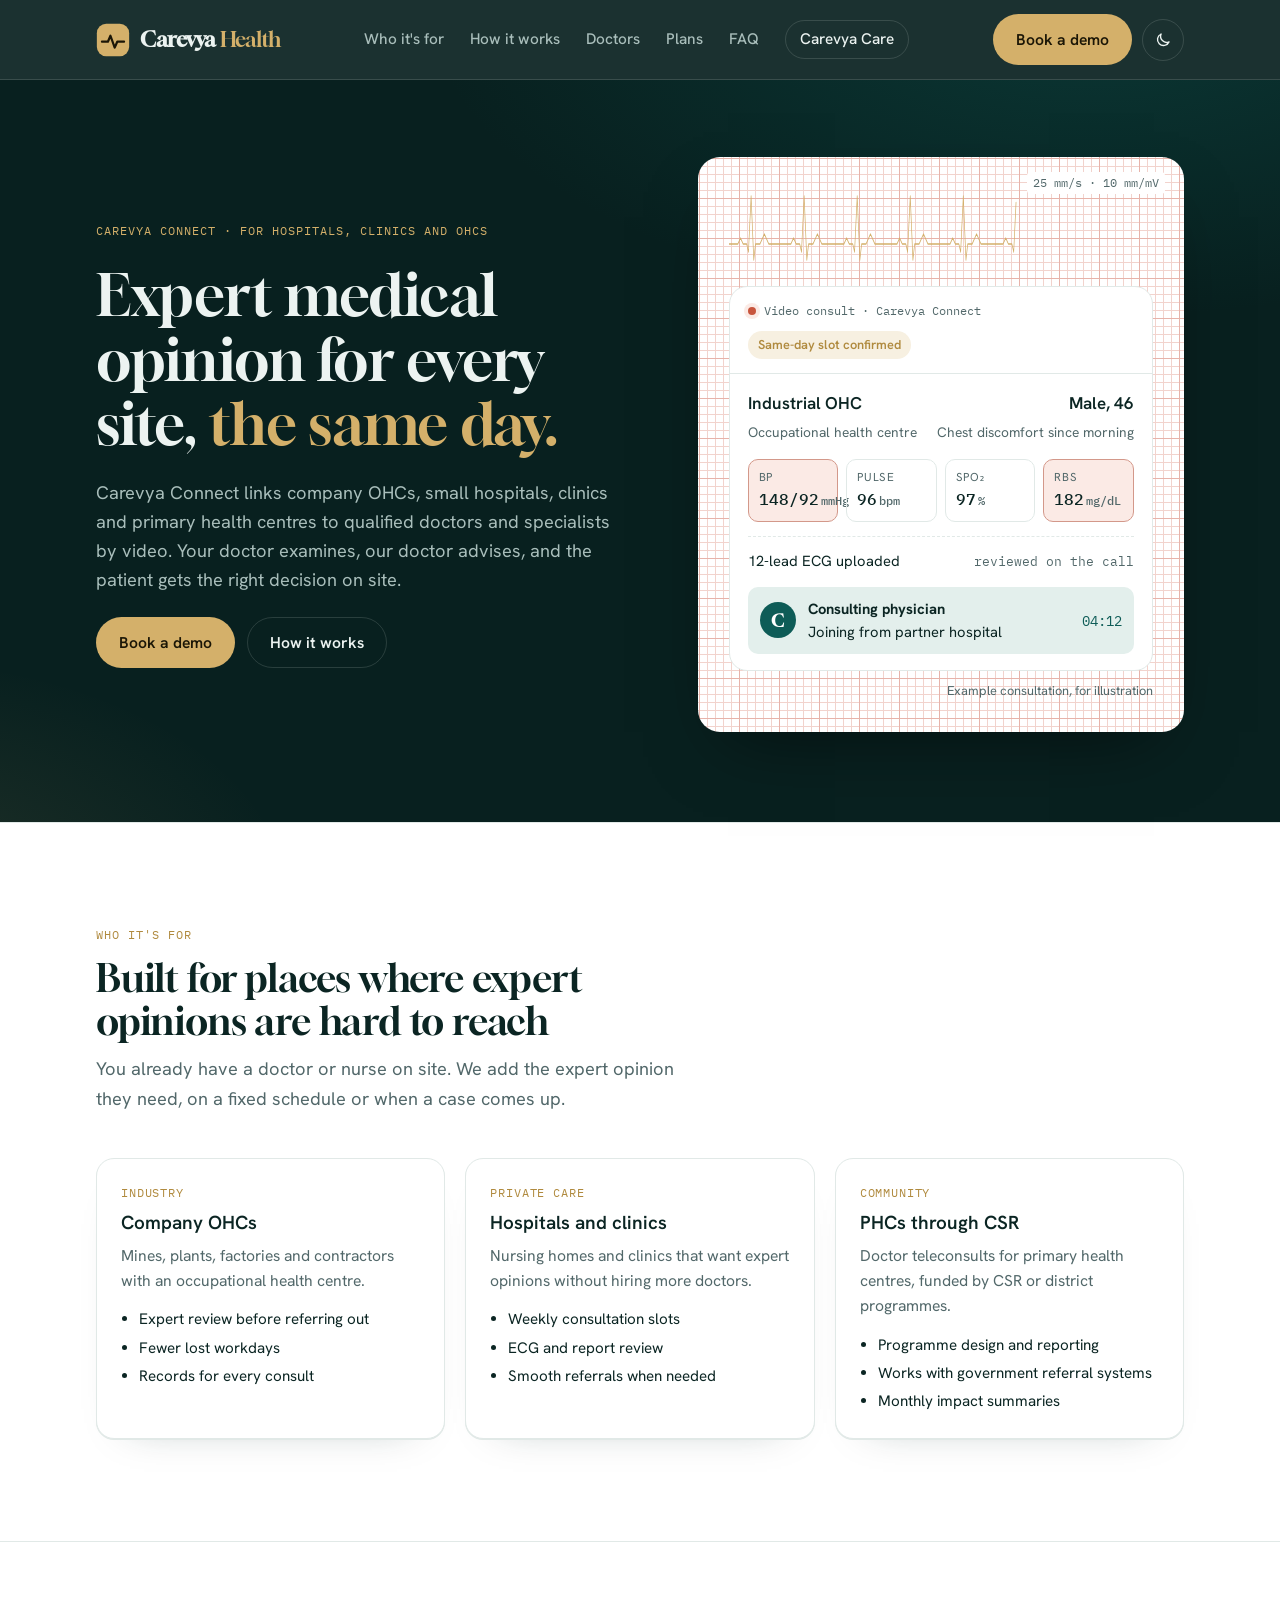
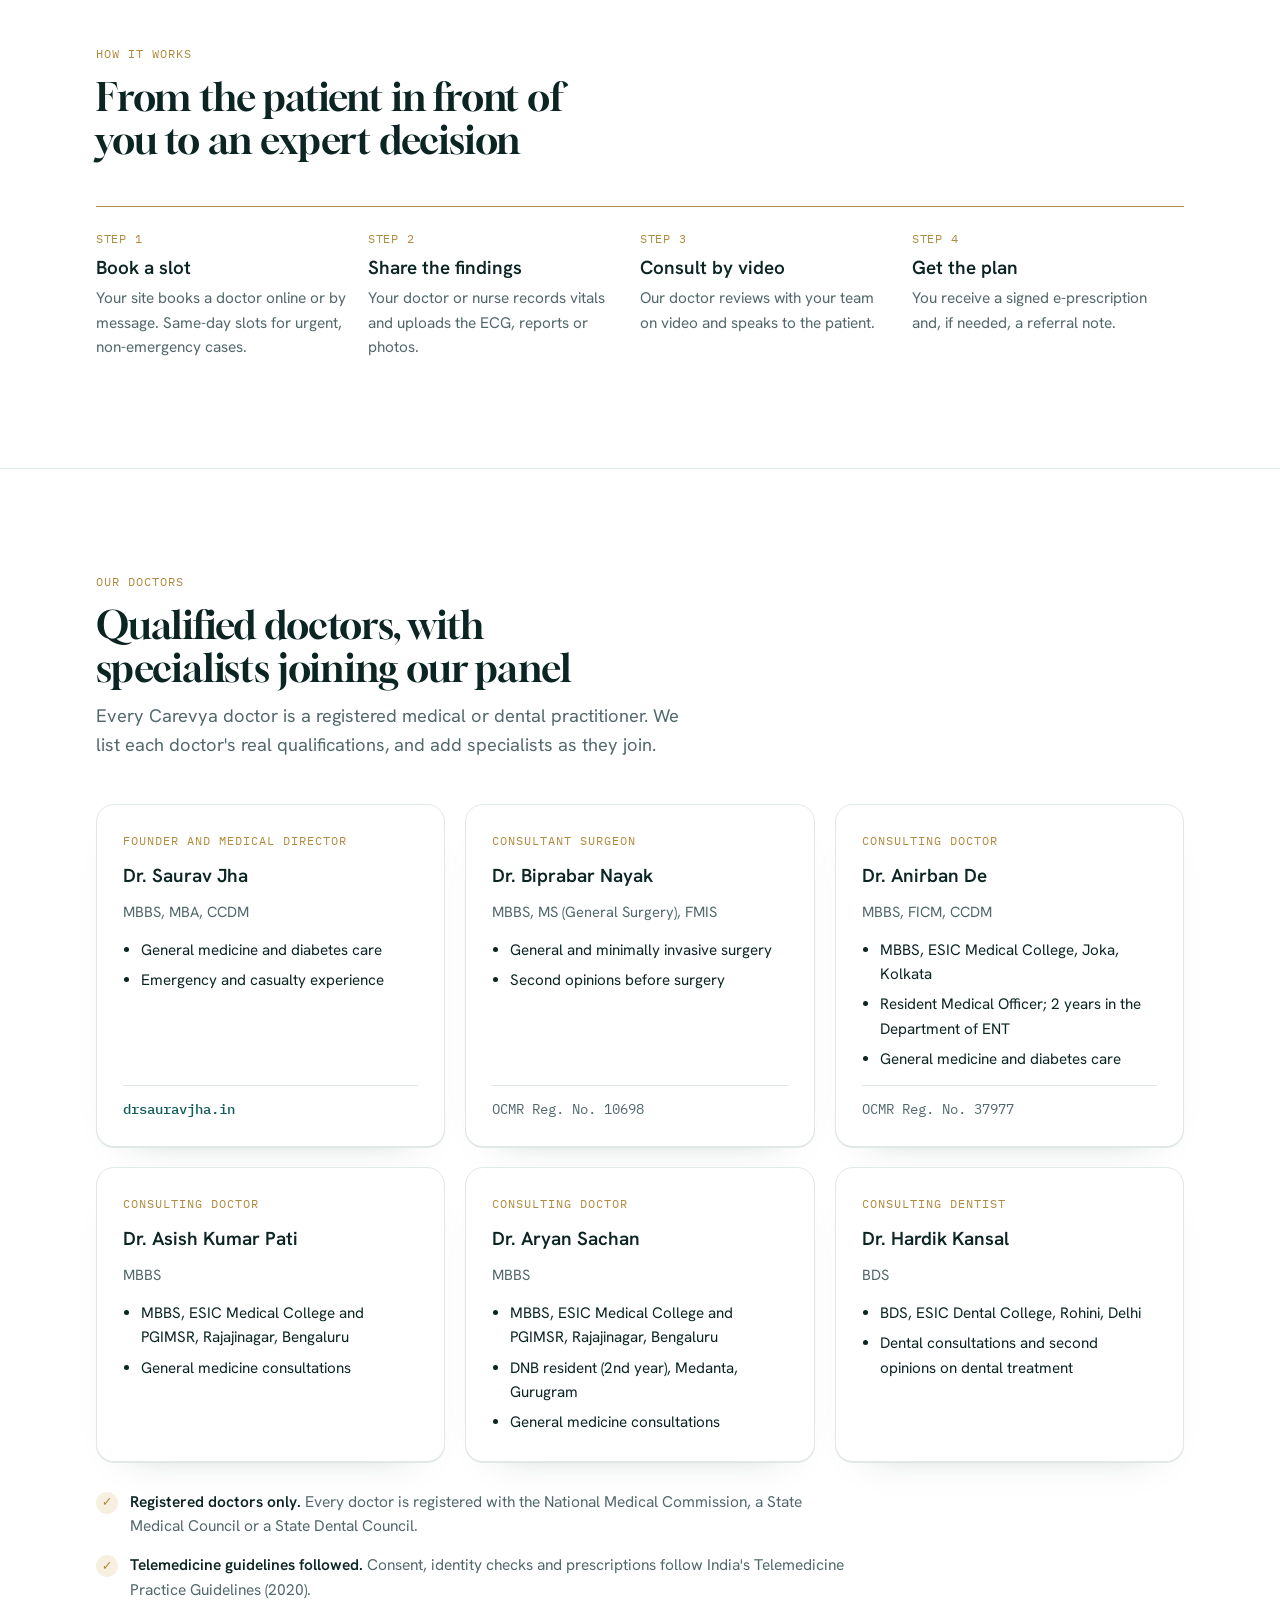
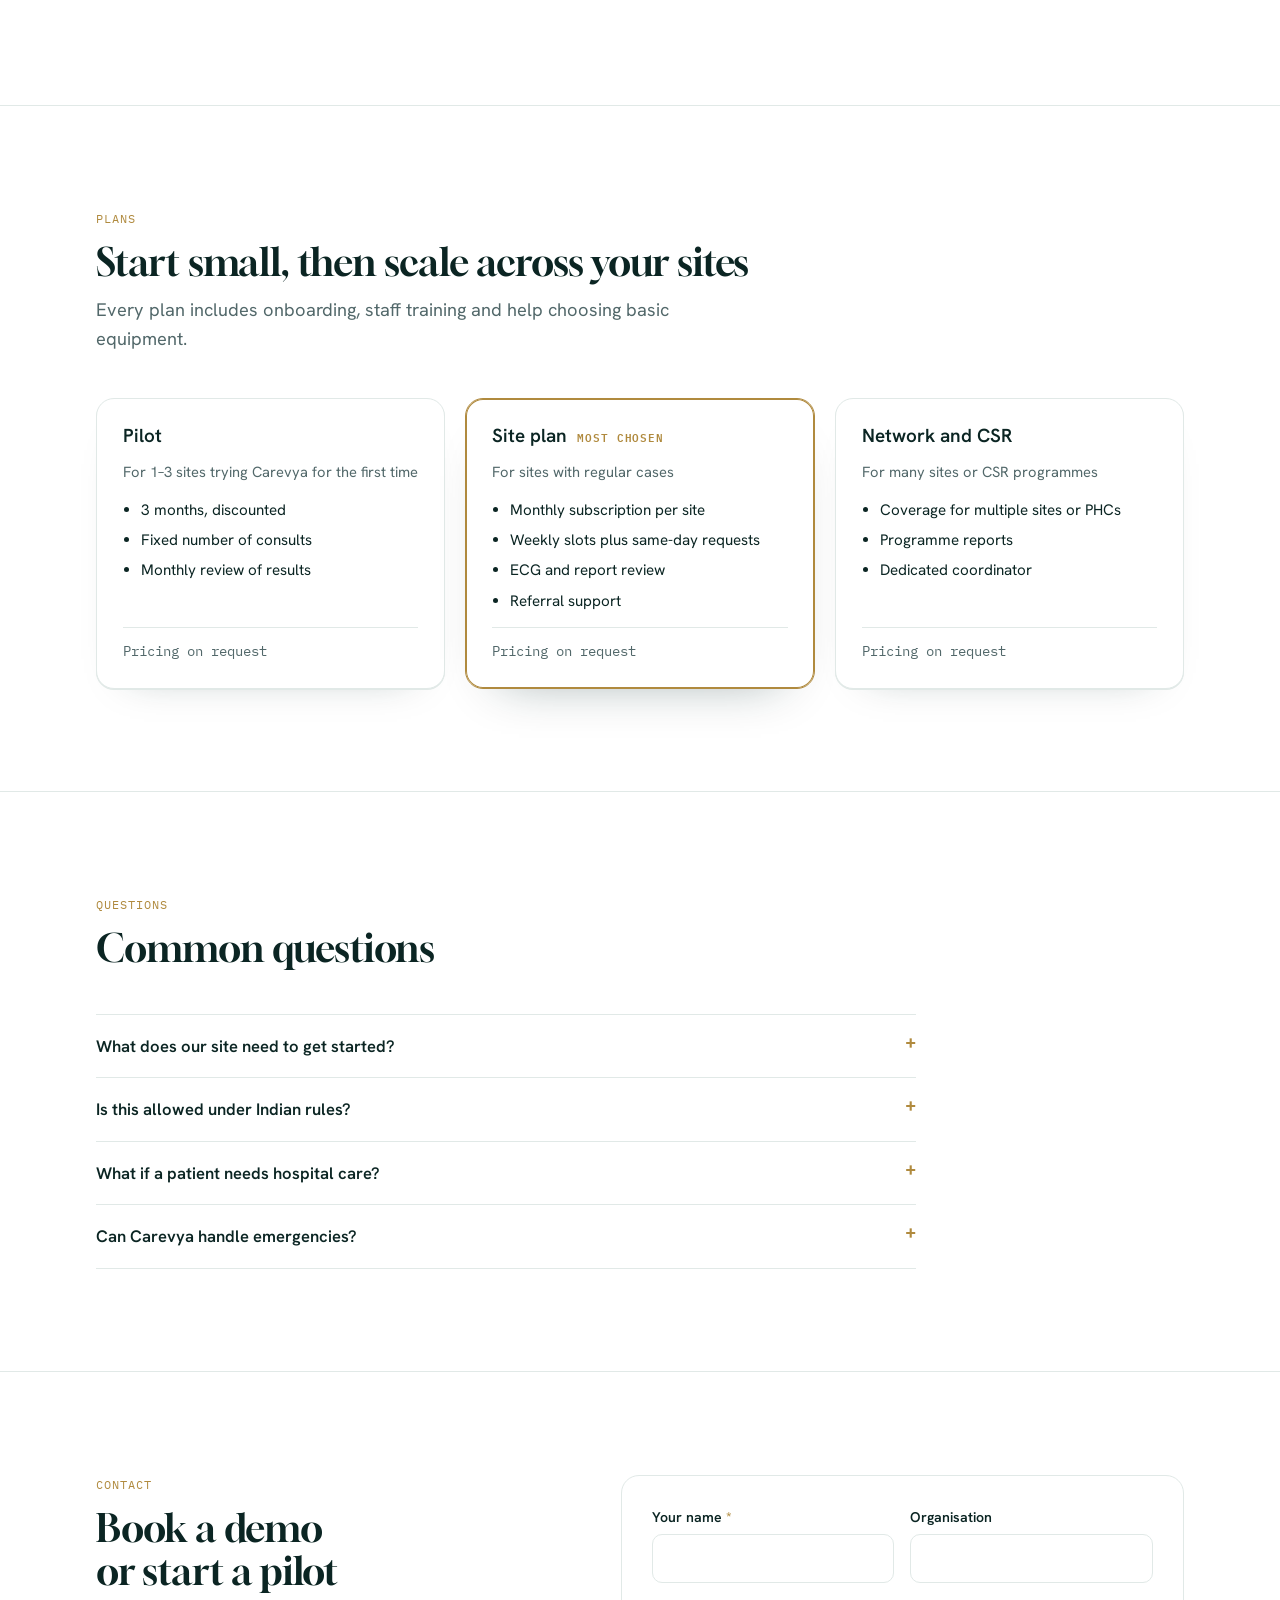
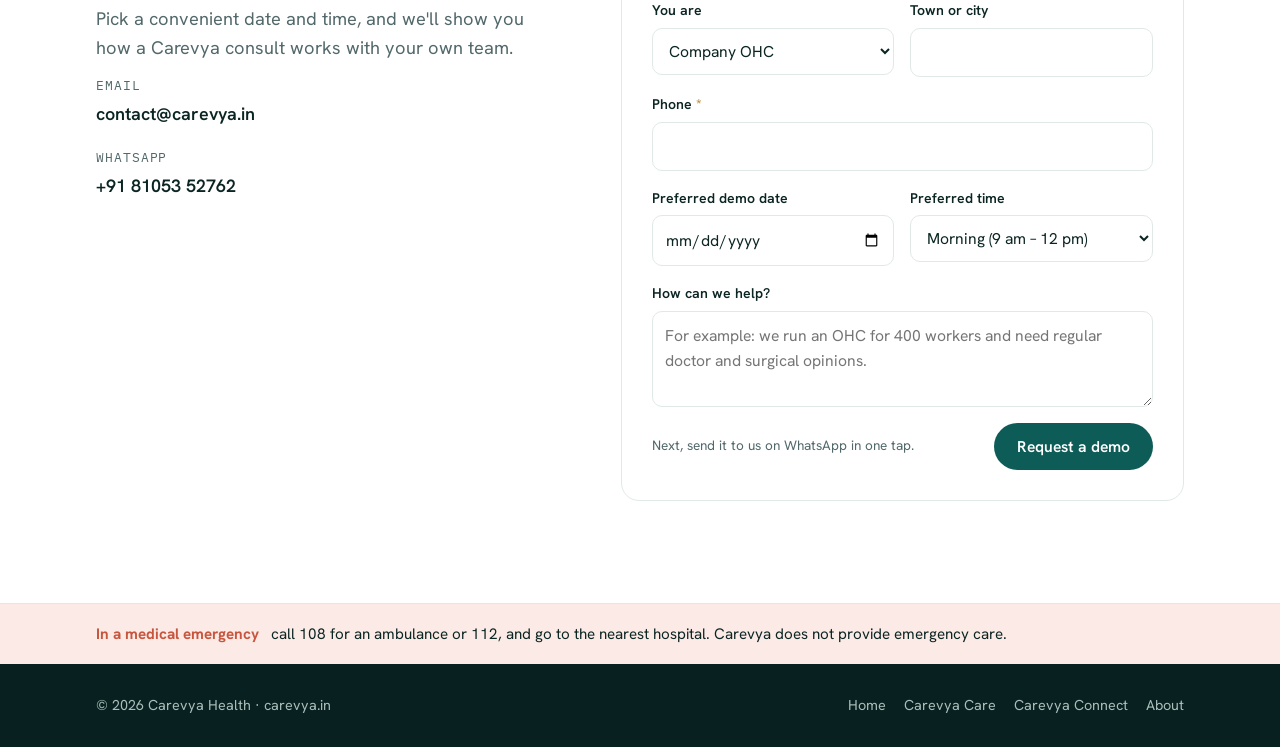
<file: connect.html>
<!doctype html>
<html lang="en">
<head>
<meta charset="utf-8">
<meta name="viewport" content="width=device-width, initial-scale=1, viewport-fit=cover">
<title>Carevya Connect</title>
<meta name="claude:viewport-fit-sides" content="cover">
<meta name="description" content="Same-day expert opinions by video for company OHCs, hospitals, clinics and primary health centres.">
<link rel="preconnect" href="https://fonts.googleapis.com">
<link rel="preconnect" href="https://fonts.gstatic.com" crossorigin>
<link rel="stylesheet" href="https://fonts.googleapis.com/css2?family=Gloock&family=Hanken+Grotesk:wght@400;500;600&family=IBM+Plex+Mono:wght@400;500&family=Mukta:wght@500&display=swap">
<link rel="stylesheet" href="styles.css">
<script>try{var t=localStorage.getItem("carevya-theme");if(t=="dark"||t=="light")document.documentElement.setAttribute("data-theme",t)}catch(e){}</script>
</head>
<body>
<header class="bar night">
  <div class="wrap" style="position:relative">
    <a class="brand" href="index.html" aria-label="Carevya Health home">
      <svg class="brand-mark" viewBox="0 0 40 40" aria-hidden="true">
        <rect x="1" y="1" width="38" height="38" rx="11" fill="var(--accent)"/>
        <path d="M7 22h7l3-7 5 14 3-7h8" fill="none" stroke="var(--accent-ink)" stroke-width="2.6" stroke-linecap="round" stroke-linejoin="round"/>
      </svg>
      <span class="brand-name">Carevya <span>Health</span></span>
    </a>
    <nav class="links" id="nav" aria-label="Main">
      <a href="#who">Who it's for</a>
      <a href="#how">How it works</a>
      <a href="#doctors">Doctors</a>
      <a href="#plans">Plans</a>
      <a href="#faq">FAQ</a>
      <a class="switch" href="care.html">Carevya Care</a>
    </nav>
    <div class="bar-actions">
      <a class="btn btn-primary" href="#contact">Book a demo</a>
      <button class="theme-btn" id="themeBtn" type="button" aria-label="Switch to dark mode" title="Switch to dark mode"><svg viewBox="0 0 24 24" width="18" height="18" aria-hidden="true"><path id="themeIcon" d="M20 14.5A8 8 0 0 1 9.5 4a8 8 0 1 0 10.5 10.5z" fill="none" stroke="currentColor" stroke-width="1.8" stroke-linejoin="round"/></svg></button>
      <button class="menu-btn" id="menuBtn" aria-expanded="false" aria-controls="nav">Menu</button>
    </div>
  </div>
</header>

<main id="top">
  <section class="hero night">
    <div class="wrap hero-grid">
      <div class="hero-copy">
        <p class="eyebrow">Carevya Connect · for hospitals, clinics and OHCs</p>
        <h1>Expert medical opinion for every site, <em>the same day.</em></h1>
        <p class="lede">Carevya Connect links company OHCs, small hospitals, clinics and primary health centres to qualified doctors and specialists by video. Your doctor examines, our doctor advises, and the patient gets the right decision on site.</p>
        <div class="hero-actions">
          <a class="btn btn-primary" href="#contact">Book a demo</a>
          <a class="btn btn-ghost" href="#how">How it works</a>
        </div>
      </div>
      <div class="paper" aria-label="Example of a Carevya Connect consultation">
        <span class="paper-scale">25 mm/s · 10 mm/mV</span>
        <svg class="trace" viewBox="0 0 960 84" preserveAspectRatio="none" aria-hidden="true"><path d="M0 56 l20 0 l6 -6 l6 6 l8 0 l4 8 l6 -56 l6 64 l4 -16 l10 0 l10 -10 l10 10 l30 0 l20 0 l6 -6 l6 6 l8 0 l4 8 l6 -56 l6 64 l4 -16 l10 0 l10 -10 l10 10 l30 0 l20 0 l6 -6 l6 6 l8 0 l4 8 l6 -56 l6 64 l4 -16 l10 0 l10 -10 l10 10 l30 0 l20 0 l6 -6 l6 6 l8 0 l4 8 l6 -56 l6 64 l4 -16 l10 0 l10 -10 l10 10 l30 0 l20 0 l6 -6 l6 6 l8 0 l4 8 l6 -56 l6 64 l4 -16 l10 0 l10 -10 l10 10 l30 0 l20 0 l6 -6 l6 6 l8 0 l4 8 l6 -56 l6 64 l4 -16 l10 0 l10 -10 l10 10 l30 0 l20 0 l6 -6 l6 6 l8 0 l4 8 l6 -56 l6 64 l4 -16 l10 0 l10 -10 l10 10 l30 0 l20 0 l6 -6 l6 6 l8 0 l4 8 l6 -56 l6 64 l4 -16 l10 0 l10 -10 l10 10 l30 0"/></svg>
        <div class="consult">
          <div class="consult-head">
            <span class="live"><span class="dot"></span>Video consult · Carevya Connect</span>
            <span class="chip">Same-day slot confirmed</span>
          </div>
          <div class="consult-body">
            <div class="site">
              <div><b>Industrial OHC</b><br><small>Occupational health centre</small></div>
              <div style="text-align:right"><b>Male, 46</b><br><small>Chest discomfort since morning</small></div>
            </div>
            <div class="vitals">
              <div class="vital flag"><span>BP</span><strong>148/92<i>mmHg</i></strong></div>
              <div class="vital"><span>Pulse</span><strong>96<i>bpm</i></strong></div>
              <div class="vital"><span>SpO₂</span><strong>97<i>%</i></strong></div>
              <div class="vital flag"><span>RBS</span><strong>182<i>mg/dL</i></strong></div>
            </div>
            <div class="attach"><span>12-lead ECG uploaded</span><code>reviewed on the call</code></div>
            <div class="joining">
              <div class="avatar" aria-hidden="true">C</div>
              <p><b>Consulting physician</b><br>Joining from partner hospital</p>
              <span class="t">04:12</span>
            </div>
          </div>
        </div>
        <p class="example-tag">Example consultation, for illustration</p>
      </div>
    </div>
  </section>

  <section class="band" id="who">
    <div class="wrap">
      <div class="section-head">
        <p class="eyebrow">Who it's for</p>
        <h2>Built for places where expert opinions are hard to reach</h2>
        <p class="lede">You already have a doctor or nurse on site. We add the expert opinion they need, on a fixed schedule or when a case comes up.</p>
      </div>
      <div class="who">
        <article>
          <span class="tag">Industry</span>
          <h3>Company OHCs</h3>
          <p>Mines, plants, factories and contractors with an occupational health centre.</p>
          <ul><li>Expert review before referring out</li><li>Fewer lost workdays</li><li>Records for every consult</li></ul>
        </article>
        <article>
          <span class="tag">Private care</span>
          <h3>Hospitals and clinics</h3>
          <p>Nursing homes and clinics that want expert opinions without hiring more doctors.</p>
          <ul><li>Weekly consultation slots</li><li>ECG and report review</li><li>Smooth referrals when needed</li></ul>
        </article>
        <article>
          <span class="tag">Community</span>
          <h3>PHCs through CSR</h3>
          <p>Doctor teleconsults for primary health centres, funded by CSR or district programmes.</p>
          <ul><li>Programme design and reporting</li><li>Works with government referral systems</li><li>Monthly impact summaries</li></ul>
        </article>
      </div>
    </div>
  </section>

  <section class="band" id="how">
    <div class="wrap">
      <div class="section-head">
        <p class="eyebrow">How it works</p>
        <h2>From the patient in front of you to an expert decision</h2>
      </div>
      <ol class="steps">
        <li><h3>Book a slot</h3><p>Your site books a doctor online or by message. Same-day slots for urgent, non-emergency cases.</p></li>
        <li><h3>Share the findings</h3><p>Your doctor or nurse records vitals and uploads the ECG, reports or photos.</p></li>
        <li><h3>Consult by video</h3><p>Our doctor reviews with your team on video and speaks to the patient.</p></li>
        <li><h3>Get the plan</h3><p>You receive a signed e-prescription and, if needed, a referral note.</p></li>
      </ol>
    </div>
  </section>

  <section class="band" id="doctors">
    <div class="wrap">
      <div class="section-head">
        <p class="eyebrow">Our doctors</p>
        <h2>Qualified doctors, with specialists joining our panel</h2>
        <p class="lede">Every Carevya doctor is a registered medical or dental practitioner. We list each doctor's real qualifications, and add specialists as they join.</p>
      </div>
      <div class="plans doctors">
        <div class="plan">
          <p class="eyebrow">Founder and Medical Director</p>
          <h3>Dr. Saurav Jha</h3>
          <p class="for">MBBS, MBA, CCDM</p>
          <ul><li>General medicine and diabetes care</li><li>Emergency and casualty experience</li></ul>
          <p class="price"><a href="https://drsauravjha.in" target="_blank" rel="noopener">drsauravjha.in</a></p>
        </div>
        <div class="plan">
          <p class="eyebrow">Consultant surgeon</p>
          <h3>Dr. Biprabar Nayak</h3>
          <p class="for">MBBS, MS (General Surgery), FMIS</p>
          <ul><li>General and minimally invasive surgery</li><li>Second opinions before surgery</li></ul>
          <p class="price">OCMR Reg. No. 10698</p>
        </div>
        <div class="plan">
          <p class="eyebrow">Consulting doctor</p>
          <h3>Dr. Anirban De</h3>
          <p class="for">MBBS, FICM, CCDM</p>
          <ul><li>MBBS, ESIC Medical College, Joka, Kolkata</li><li>Resident Medical Officer; 2 years in the Department of ENT</li><li>General medicine and diabetes care</li></ul>
          <p class="price">OCMR Reg. No. 37977</p>
        </div>
        <div class="plan">
          <p class="eyebrow">Consulting doctor</p>
          <h3>Dr. Asish Kumar Pati</h3>
          <p class="for">MBBS</p>
          <ul><li>MBBS, ESIC Medical College and PGIMSR, Rajajinagar, Bengaluru</li><li>General medicine consultations</li></ul>
        </div>
        <div class="plan">
          <p class="eyebrow">Consulting doctor</p>
          <h3>Dr. Aryan Sachan</h3>
          <p class="for">MBBS</p>
          <ul><li>MBBS, ESIC Medical College and PGIMSR, Rajajinagar, Bengaluru</li><li>DNB resident (2nd year), Medanta, Gurugram</li><li>General medicine consultations</li></ul>
        </div>
        <div class="plan">
          <p class="eyebrow">Consulting dentist</p>
          <h3>Dr. Hardik Kansal</h3>
          <p class="for">BDS</p>
          <ul><li>BDS, ESIC Dental College, Rohini, Delhi</li><li>Dental consultations and second opinions on dental treatment</li></ul>
        </div>
      </div>
      <div class="assure" style="margin-top:28px;max-width:760px">
        <div><span class="tick">✓</span><p><b>Registered doctors only.</b> Every doctor is registered with the National Medical Commission, a State Medical Council or a State Dental Council.</p></div>
        <div><span class="tick">✓</span><p><b>Telemedicine guidelines followed.</b> Consent, identity checks and prescriptions follow India's Telemedicine Practice Guidelines (2020).</p></div>
      </div>
    </div>
  </section>

  <section class="band" id="plans">
    <div class="wrap">
      <div class="section-head">
        <p class="eyebrow">Plans</p>
        <h2>Start small, then scale across your sites</h2>
        <p class="lede">Every plan includes onboarding, staff training and help choosing basic equipment.</p>
      </div>
      <div class="plans">
        <div class="plan">
          <h3>Pilot</h3>
          <p class="for">For 1–3 sites trying Carevya for the first time</p>
          <ul><li>3 months, discounted</li><li>Fixed number of consults</li><li>Monthly review of results</li></ul>
          <p class="price">Pricing on request</p>
        </div>
        <div class="plan feature">
          <h3>Site plan</h3>
          <p class="for">For sites with regular cases</p>
          <ul><li>Monthly subscription per site</li><li>Weekly slots plus same-day requests</li><li>ECG and report review</li><li>Referral support</li></ul>
          <p class="price">Pricing on request</p>
        </div>
        <div class="plan">
          <h3>Network and CSR</h3>
          <p class="for">For many sites or CSR programmes</p>
          <ul><li>Coverage for multiple sites or PHCs</li><li>Programme reports</li><li>Dedicated coordinator</li></ul>
          <p class="price">Pricing on request</p>
        </div>
      </div>
    </div>
  </section>

  <section class="band" id="faq">
    <div class="wrap">
      <div class="section-head">
        <p class="eyebrow">Questions</p>
        <h2>Common questions</h2>
      </div>
      <div class="faq">
        <details><summary>What does our site need to get started?</summary><p>A doctor or nurse on site, a tablet or laptop with stable internet, and basic equipment such as a BP monitor, pulse oximeter and ECG. We help you set this up and train your staff.</p></details>
        <details><summary>Is this allowed under Indian rules?</summary><p>Yes. India's Telemedicine Practice Guidelines (2020) allow registered doctors to consult by video, and we follow them for consent, records and prescriptions.</p></details>
        <details><summary>What if a patient needs hospital care?</summary><p>The doctor writes a referral note and we help the patient reach an appropriate hospital. The choice always stays with the patient.</p></details>
        <details><summary>Can Carevya handle emergencies?</summary><p>No. In an emergency, call 108 or 112, and go to the nearest hospital.</p></details>
      </div>
    </div>
  </section>

  <section class="band" id="contact">
    <div class="wrap contact-grid">
      <div class="section-head" style="margin-bottom:0">
        <p class="eyebrow">Contact</p>
        <h2>Book a demo or start a pilot</h2>
        <p class="lede">Pick a convenient date and time, and we'll show you how a Carevya consult works with your own team.</p>
        <div class="reach">
          <div class="line"><span>Email</span><strong>contact@carevya.in</strong></div>
          <div class="line" id="waLine" hidden><span>WhatsApp</span><strong id="waShown"></strong></div>
        </div>
      </div>
      <form class="enquiry" id="enquiry" data-intro="Hello Carevya Connect, I would like to book a demo." novalidate>
        <div class="field"><label for="f-name">Your name <span aria-hidden="true" style="color:var(--gold)">*</span></label><input id="f-name" name="name" data-label="Your name" required data-required autocomplete="name" type="text"></div>
        <div class="field"><label for="f-org">Organisation</label><input id="f-org" name="org" data-label="Organisation" autocomplete="organization" type="text"></div>
        <div class="field"><label for="f-type">You are</label><select id="f-type" name="type" data-label="You are"><option>Company OHC</option><option>Hospital or clinic</option><option>CSR or PHC programme</option><option>Doctor wanting to join the panel</option></select></div>
        <div class="field"><label for="f-city">Town or city</label><input id="f-city" name="city" data-label="Town or city" autocomplete="address-level2" type="text"></div>
        <div class="field full"><label for="f-phone">Phone <span aria-hidden="true" style="color:var(--gold)">*</span></label><input id="f-phone" name="phone" data-label="Phone" required data-required autocomplete="tel" type="tel" inputmode="tel"></div>
        <div class="field"><label for="f-date">Preferred demo date</label><input id="f-date" name="date" data-label="Preferred demo date" type="date"></div>
        <div class="field"><label for="f-slot">Preferred time</label><select id="f-slot" name="slot" data-label="Preferred time"><option>Morning (9 am – 12 pm)</option><option>Afternoon (12 – 4 pm)</option><option>Evening (4 – 8 pm)</option></select></div>
        <div class="field full"><label for="f-msg">How can we help?</label><textarea id="f-msg" name="msg" data-label="How can we help?" placeholder="For example: we run an OHC for 400 workers and need regular doctor and surgical opinions."></textarea></div>
        <p class="err" id="err" hidden>Please fill in the required fields (marked *).</p>
        <div class="form-foot">
          <small>Next, send it to us on WhatsApp in one tap.</small>
          <button class="btn btn-primary" type="submit">Request a demo</button>
        </div>
        <div class="result" id="result" hidden>
          <pre id="msgOut"></pre>
          <div class="row">
            <a class="btn btn-primary" id="waBtn" href="#" target="_blank" rel="noopener" hidden>Open in WhatsApp</a>
            <button class="btn btn-ghost" type="button" id="copyBtn">Copy message</button>
          </div>
          <small id="copyNote">Send it to contact@carevya.in, or paste it into WhatsApp.</small>
        </div>
      </form>
    </div>
  </section>
</main>

<div class="emergency">
  <div class="wrap"><strong>In a medical emergency</strong> call 108 for an ambulance or 112, and go to the nearest hospital. Carevya does not provide emergency care.</div>
</div>
<footer class="night">
  <div class="wrap">
    <span>© <span id="yr">2026</span> Carevya Health · carevya.in</span>
    <nav aria-label="Footer"><a href="index.html">Home</a><a href="care.html">Carevya Care</a><a href="connect.html">Carevya Connect</a><a href="about.html">About</a></nav>
  </div>
</footer>
<script src="site.js"></script>
</body>
</html>
</file>
<file: styles.css>
/* Layout: midnight-emerald hero bands with brass details, porcelain content bands, 1120px column */
:root{
  --bg:#FFFFFF; --surface:#FFFFFF; --ink:#0B2523; --muted:#52686A; --line:#E1E9E7;
  --accent:#0E5C57; --accent-ink:#FFFFFF; --accent-soft:#E3EFEC;
  --gold:#B08A3E; --gold-soft:#F7F0E1;
  --warm:#C8553D; --warm-soft:#FBEAE5; --grid:#F2D3CD; --grid-strong:#E7B3AA;
  --night:#08201F; --night-2:#0C2E2C; --night-ink:#ECF3F1; --night-muted:#A9BEBB; --night-line:rgba(236,243,241,.14); --night-gold:#D4B06A;
  --display:"Gloock", "Georgia", "Times New Roman", serif;
  --body:"Hanken Grotesk", "Segoe UI", system-ui, -apple-system, sans-serif;
  --mono:"IBM Plex Mono", ui-monospace, "SFMono-Regular", Menlo, monospace;
  --deva:"Mukta", "Nirmala UI", "Noto Sans Devanagari", sans-serif;
  --radius:18px;
}
@media (prefers-color-scheme: dark){
  :root:not([data-theme="light"]){
    --bg:#071514; --surface:#0E2120; --ink:#E7F0EE; --muted:#9DB3B0; --line:#1F3634;
    --accent:#4FC1B4; --accent-ink:#04201D; --accent-soft:#11302D;
    --gold:#D4B06A; --gold-soft:#2A2416;
    --warm:#F08A73; --warm-soft:#3A2420; --grid:#2A2423; --grid-strong:#4A2E2A;
    --night:#041110; --night-2:#082120; --night-ink:#ECF3F1; --night-muted:#A9BEBB; --night-line:rgba(236,243,241,.12); --night-gold:#D4B06A;
    color-scheme:dark;
  }
}
:root[data-theme="dark"]{
  --bg:#071514; --surface:#0E2120; --ink:#E7F0EE; --muted:#9DB3B0; --line:#1F3634;
  --accent:#4FC1B4; --accent-ink:#04201D; --accent-soft:#11302D;
  --gold:#D4B06A; --gold-soft:#2A2416;
  --warm:#F08A73; --warm-soft:#3A2420; --grid:#2A2423; --grid-strong:#4A2E2A;
  --night:#041110; --night-2:#082120; --night-ink:#ECF3F1; --night-muted:#A9BEBB; --night-line:rgba(236,243,241,.12); --night-gold:#D4B06A;
  color-scheme:dark;
}
*,*::before,*::after{box-sizing:border-box}
html{scroll-behavior:smooth}
@media (prefers-reduced-motion: reduce){html{scroll-behavior:auto}}
body{background:var(--bg);color:var(--ink);font-family:var(--body);font-size:17px;line-height:1.6;-webkit-font-smoothing:antialiased}
body::before{content:"";position:fixed;inset:0 0 auto;height:env(safe-area-inset-top,0px);z-index:10;background:var(--bg)}
a{color:inherit}
:focus-visible{outline:2px solid var(--accent);outline-offset:3px;border-radius:6px}
.wrap{max-width:1120px;margin-inline:auto;padding-left:max(16px, env(safe-area-inset-left,0px));padding-right:max(16px, env(safe-area-inset-right,0px))}
h1,h2,h3{font-family:var(--display);line-height:1.12;margin:0;text-wrap:balance;letter-spacing:-.01em}
h1{font-size:clamp(2.1rem, 1.3rem + 3.4vw, 3.6rem);font-weight:750}
h2{font-size:clamp(1.65rem, 1.2rem + 1.8vw, 2.4rem);font-weight:650}
h3{font-size:1.18rem;font-weight:650}
p{margin:0}
.eyebrow{font-family:var(--mono);font-size:.78rem;letter-spacing:.08em;text-transform:uppercase;color:var(--accent)}
.lede{font-size:1.14rem;color:var(--muted);max-width:60ch}

/* Header */
header.bar{position:sticky;top:env(safe-area-inset-top,0px);z-index:20;background:color-mix(in srgb, var(--bg) 88%, transparent);backdrop-filter:blur(10px);-webkit-backdrop-filter:blur(10px);border-bottom:1px solid var(--line)}
.bar .wrap{display:flex;align-items:center;justify-content:space-between;gap:16px;padding-block:14px}
.brand{display:flex;align-items:center;gap:10px;text-decoration:none}
.brand-mark{width:34px;height:34px;flex:none}
.brand-name{font-family:var(--display);font-weight:750;font-size:1.3rem;letter-spacing:-.02em}
.brand-name span{color:var(--accent);font-weight:500}
nav.links{display:flex;gap:26px;align-items:center}
nav.links a{text-decoration:none;color:var(--muted);font-weight:500;font-size:.96rem}
nav.links a:hover{color:var(--ink)}
.btn{display:inline-flex;align-items:center;justify-content:center;gap:8px;font-family:var(--body);font-weight:600;font-size:.98rem;border-radius:999px;padding:12px 22px;text-decoration:none;border:1px solid transparent;cursor:pointer;transition:background .2s, color .2s, border-color .2s}
.btn-primary{background:var(--accent);color:var(--accent-ink)}
.btn-primary:hover{background:color-mix(in srgb, var(--accent) 86%, var(--ink))}
.btn-ghost{background:transparent;border-color:var(--line);color:var(--ink)}
.btn-ghost:hover{border-color:var(--accent);color:var(--accent)}
.menu-btn{display:none;background:none;border:1px solid var(--line);border-radius:10px;padding:8px 12px;color:var(--ink);font:inherit;font-size:.9rem;cursor:pointer}
@media (max-width: 860px){
  nav.links{display:none}
  .menu-btn{display:inline-block}
  .bar .btn{display:none}
  nav.links.open{display:flex;position:absolute;left:0;right:0;top:100%;flex-direction:column;align-items:flex-start;gap:4px;background:var(--surface);border-bottom:1px solid var(--line);padding:12px max(16px, env(safe-area-inset-right,0px)) 18px max(16px, env(safe-area-inset-left,0px))}
  nav.links.open a{padding:10px 0;font-size:1.05rem;width:100%}
}

/* Hero */
.hero{padding-block:clamp(40px, 6vw, 84px) clamp(48px, 7vw, 96px)}
.hero-grid{display:grid;grid-template-columns:1.05fr .95fr;gap:clamp(28px, 5vw, 64px);align-items:center}
.hero-copy{display:flex;flex-direction:column;gap:22px;min-width:0}
.hero-copy h1 em{font-style:normal;color:var(--accent)}
.deva{font-family:var(--deva);font-size:1.12rem;color:var(--warm);font-weight:500}
.hero-actions{display:flex;flex-wrap:wrap;gap:12px}
.hero-note{font-size:.92rem;color:var(--muted)}
.paper{position:relative;border-radius:22px;padding:clamp(18px, 3vw, 30px);
  background-color:var(--surface);
  background-image:
    linear-gradient(var(--grid-strong) 1px, transparent 1px),
    linear-gradient(90deg, var(--grid-strong) 1px, transparent 1px),
    linear-gradient(var(--grid) 1px, transparent 1px),
    linear-gradient(90deg, var(--grid) 1px, transparent 1px);
  background-size:40px 40px,40px 40px,8px 8px,8px 8px;
  border:1px solid var(--line);min-width:0}
.trace{display:block;width:100%;height:84px;margin-bottom:14px}
.trace path{fill:none;stroke:var(--warm);stroke-width:2;stroke-linejoin:round;stroke-linecap:round;stroke-dasharray:1400;stroke-dashoffset:0;animation:draw 2.4s ease-out}
@keyframes draw{from{stroke-dashoffset:1400}to{stroke-dashoffset:0}}
@media (prefers-reduced-motion: reduce){.trace path{animation:none}}
.paper-scale{position:absolute;top:14px;right:18px;font-family:var(--mono);font-size:.72rem;color:var(--muted);background:var(--surface);padding:2px 6px;border-radius:4px}
.consult{background:var(--surface);border:1px solid var(--line);border-radius:var(--radius);box-shadow:0 18px 40px -24px rgba(8,40,40,.35);overflow:hidden}
.consult-head{display:flex;justify-content:space-between;align-items:center;gap:10px;padding:14px 18px;border-bottom:1px solid var(--line);flex-wrap:wrap}
.live{display:inline-flex;align-items:center;gap:8px;font-family:var(--mono);font-size:.78rem;color:var(--muted)}
.dot{width:8px;height:8px;border-radius:50%;background:var(--warm);box-shadow:0 0 0 4px var(--warm-soft)}
.chip{display:inline-flex;align-items:center;gap:6px;font-size:.8rem;font-weight:600;padding:4px 10px;border-radius:999px;background:var(--accent-soft);color:var(--accent)}
.consult-body{padding:16px 18px;display:grid;gap:14px}
.site{display:flex;justify-content:space-between;gap:12px;flex-wrap:wrap}
.site b{font-weight:600}
.site small{color:var(--muted);font-size:.86rem}
.vitals{display:grid;grid-template-columns:repeat(4, minmax(0,1fr));gap:8px}
.vital{border:1px solid var(--line);border-radius:10px;padding:8px 10px;min-width:0}
.vital span{display:block;font-size:.72rem;color:var(--muted);text-transform:uppercase;letter-spacing:.06em}
.vital strong{font-family:var(--mono);font-weight:500;font-size:1.02rem;font-variant-numeric:tabular-nums}
.vital strong i{font-style:normal;font-size:.72rem;color:var(--muted);margin-left:2px}
.vital.flag{border-color:color-mix(in srgb, var(--warm) 55%, var(--line));background:var(--warm-soft)}
.attach{display:flex;justify-content:space-between;align-items:center;gap:10px;font-size:.92rem;border-top:1px dashed var(--line);padding-top:12px;flex-wrap:wrap}
.attach code{font-family:var(--mono);font-size:.82rem;color:var(--muted)}
.joining{display:flex;align-items:center;gap:12px;background:var(--accent-soft);border-radius:10px;padding:10px 12px}
.avatar{width:36px;height:36px;border-radius:50%;background:var(--accent);color:var(--accent-ink);display:grid;place-items:center;font-family:var(--display);font-weight:650;flex:none}
.joining p{font-size:.92rem}
.joining .t{margin-left:auto;font-family:var(--mono);font-size:.9rem;color:var(--accent);font-variant-numeric:tabular-nums}
.example-tag{margin-top:10px;font-size:.8rem;color:var(--muted);text-align:right}
@media (max-width: 900px){.hero-grid{grid-template-columns:1fr}}
@media (max-width: 460px){.vitals{grid-template-columns:repeat(2, minmax(0,1fr))}}

/* Sections */
section.band{padding-block:clamp(56px, 8vw, 104px);border-top:1px solid var(--line)}
.section-head{display:flex;flex-direction:column;gap:12px;margin-bottom:clamp(28px, 4vw, 44px);max-width:720px}
.who{display:grid;grid-template-columns:repeat(3, minmax(0,1fr));gap:20px}
.who article{background:var(--surface);border:1px solid var(--line);border-radius:var(--radius);padding:24px;display:flex;flex-direction:column;gap:10px;min-width:0}
.who .tag{font-family:var(--mono);font-size:.76rem;color:var(--warm);text-transform:uppercase;letter-spacing:.07em}
.who p{color:var(--muted);font-size:.98rem}
.who ul{margin:4px 0 0;padding-left:18px;color:var(--ink);font-size:.95rem;display:grid;gap:4px}
@media (max-width: 860px){.who{grid-template-columns:1fr}}

.steps{list-style:none;margin:0;padding:0;display:grid;grid-template-columns:repeat(4, minmax(0,1fr));gap:0;counter-reset:s;border-top:2px solid var(--ink)}
.steps li{padding:22px 22px 6px 0;display:flex;flex-direction:column;gap:8px;counter-increment:s;min-width:0}
.steps li::before{content:"Step " counter(s);font-family:var(--mono);font-size:.78rem;color:var(--accent);letter-spacing:.06em;text-transform:uppercase}
.steps p{color:var(--muted);font-size:.96rem}
@media (max-width: 860px){.steps{grid-template-columns:1fr 1fr;row-gap:12px}}
@media (max-width: 520px){.steps{grid-template-columns:1fr}}

.spec-wrap{display:grid;grid-template-columns:1fr 1.2fr;gap:clamp(28px, 5vw, 64px);align-items:start}
.spec-list{display:flex;flex-wrap:wrap;gap:10px}
.spec-list li{list-style:none;border:1px solid var(--line);background:var(--surface);border-radius:999px;padding:9px 16px;font-weight:500;font-size:.96rem}
.spec-list{margin:0;padding:0}
.assure{display:grid;gap:14px;margin-top:6px}
.assure div{display:flex;gap:12px;align-items:flex-start}
.tick{flex:none;width:22px;height:22px;border-radius:50%;background:var(--accent-soft);color:var(--accent);display:grid;place-items:center;font-size:.8rem;font-weight:700;margin-top:2px}
.assure p{color:var(--muted);font-size:.97rem}
.assure b{color:var(--ink);font-weight:600}
@media (max-width: 860px){.spec-wrap{grid-template-columns:1fr}}

.plans{display:grid;grid-template-columns:repeat(3, minmax(0,1fr));gap:20px}
.plan{border:1px solid var(--line);border-radius:var(--radius);padding:26px;display:flex;flex-direction:column;gap:14px;background:var(--surface);min-width:0}
.plan.feature{border-color:var(--accent);box-shadow:0 0 0 1px var(--accent) inset}
.plan .for{font-size:.92rem;color:var(--muted)}
.plan ul{margin:0;padding-left:18px;display:grid;gap:6px;font-size:.95rem;flex:1}
.plan .price{font-family:var(--mono);font-size:.86rem;color:var(--muted);border-top:1px solid var(--line);padding-top:12px}
@media (max-width: 860px){.plans{grid-template-columns:1fr}}

.centre{background:var(--accent);color:var(--accent-ink);border-top:none}
.centre .eyebrow{color:var(--accent-ink);opacity:.8}
.centre-grid{display:grid;grid-template-columns:1.1fr .9fr;gap:clamp(28px, 5vw, 64px);align-items:start}
.centre p.lede{color:var(--accent-ink);opacity:.86}
.centre-list{list-style:none;margin:0;padding:0;display:grid;gap:0;border-top:1px solid color-mix(in srgb, var(--accent-ink) 30%, transparent)}
.centre-list li{display:flex;justify-content:space-between;gap:16px;padding:14px 0;border-bottom:1px solid color-mix(in srgb, var(--accent-ink) 30%, transparent);font-weight:500}
.centre-list li span{opacity:.75;font-weight:400;text-align:right}
.centre .note{margin-top:18px;font-size:.92rem;opacity:.86}
.centre .deva{color:var(--accent-ink);opacity:.9}
.btn-light{background:var(--accent-ink);color:var(--accent)}
.btn-light:hover{background:color-mix(in srgb, var(--accent-ink) 88%, var(--accent))}
.centre :focus-visible{outline-color:var(--accent-ink)}
.hero-note a{color:var(--accent);font-weight:600}
@media (max-width: 860px){.centre-grid{grid-template-columns:1fr}}

.faq{display:grid;gap:0;border-top:1px solid var(--line);max-width:820px}
.faq details{border-bottom:1px solid var(--line);padding:18px 0}
.faq summary{cursor:pointer;font-weight:600;font-size:1.04rem;list-style:none;display:flex;justify-content:space-between;gap:16px}
.faq summary::-webkit-details-marker{display:none}
.faq summary::after{content:"+";font-family:var(--mono);color:var(--accent);font-size:1.2rem;line-height:1}
.faq details[open] summary::after{content:"–"}
.faq p{color:var(--muted);margin-top:10px;max-width:68ch}

.contact-grid{display:grid;grid-template-columns:.9fr 1.1fr;gap:clamp(28px, 5vw, 64px);align-items:start}
.reach{display:grid;gap:18px}
.reach .line{display:flex;flex-direction:column;gap:4px}
.reach .line span{font-size:.82rem;color:var(--muted);text-transform:uppercase;letter-spacing:.07em;font-family:var(--mono)}
.reach .line strong{font-size:1.12rem;font-weight:600;user-select:all}
form.enquiry{background:var(--surface);border:1px solid var(--line);border-radius:var(--radius);padding:clamp(20px, 3vw, 30px);display:grid;grid-template-columns:1fr 1fr;gap:16px;min-width:0}
.field{display:flex;flex-direction:column;gap:6px;min-width:0}
.field.full{grid-column:1 / -1}
label{font-size:.88rem;font-weight:600}
input,select,textarea{font:inherit;font-size:.98rem;color:var(--ink);background:var(--bg);border:1px solid var(--line);border-radius:10px;padding:11px 12px;width:100%}
textarea{min-height:96px;resize:vertical}
input:focus,select:focus,textarea:focus{outline:none;border-color:var(--accent);box-shadow:0 0 0 3px var(--accent-soft)}
.form-foot{grid-column:1 / -1;display:flex;flex-wrap:wrap;align-items:center;gap:12px;justify-content:space-between}
.form-foot small{color:var(--muted);font-size:.85rem;max-width:42ch}
.result{grid-column:1 / -1;border:1px dashed var(--accent);border-radius:10px;padding:16px;display:grid;gap:12px;background:var(--accent-soft)}
.result pre{margin:0;white-space:pre-wrap;font-family:var(--mono);font-size:.84rem;color:var(--ink)}
.result .row{display:flex;flex-wrap:wrap;gap:10px}
.err{color:var(--warm);font-size:.88rem;grid-column:1 / -1}
@media (max-width: 860px){.contact-grid{grid-template-columns:1fr}}
@media (max-width: 520px){form.enquiry{grid-template-columns:1fr}}

.emergency{background:var(--warm-soft);border-top:1px solid var(--line)}
.emergency .wrap{padding-block:18px;display:flex;gap:12px;align-items:center;flex-wrap:wrap;font-size:.95rem}
.emergency strong{color:var(--warm)}
footer{border-top:1px solid var(--line)}
footer .wrap{padding-block:30px;display:flex;justify-content:space-between;gap:16px;flex-wrap:wrap;color:var(--muted);font-size:.9rem}
footer nav{display:flex;gap:18px;flex-wrap:wrap}
footer a{text-decoration:none}
footer a:hover{color:var(--ink)}
.switch{font-weight:600;color:var(--ink)!important;border:1px solid var(--line);border-radius:999px;padding:6px 14px}
.switch:hover{border-color:var(--accent);color:var(--accent)!important}
@media (max-width: 860px){nav.links.open .switch{border:none;padding:10px 0}}
/* Base reset so the pages also work on any host */
body{margin:0}
[hidden]{display:none!important}
img{max-width:100%}

/* Gateway page */
.gate-hero{padding-block:clamp(44px, 7vw, 96px) clamp(24px, 3vw, 36px);text-align:left}
.gate-hero .wrap{display:flex;flex-direction:column;gap:18px}
.gate-hero h1{font-size:clamp(2.3rem, 1.4rem + 3.8vw, 4rem);max-width:15ch}
.gate-hero .trace{height:60px;margin:6px 0 0;max-width:520px}
.gate{padding-block:0 clamp(48px, 7vw, 96px)}
.gate .wrap{display:grid;grid-template-columns:1fr 1fr;gap:20px}
.door{position:relative;display:flex;flex-direction:column;gap:16px;padding:clamp(26px, 4vw, 44px);border-radius:24px;border:1px solid var(--line);background:var(--surface);text-decoration:none;color:var(--ink);transition:transform .25s ease, box-shadow .25s ease, border-color .25s ease;min-width:0}
.door:hover{transform:translateY(-3px);box-shadow:0 24px 50px -30px rgba(8,40,40,.45);border-color:var(--accent)}
@media (prefers-reduced-motion: reduce){.door{transition:none}.door:hover{transform:none}}
.door .brandline{font-family:var(--mono);font-size:.8rem;letter-spacing:.09em;text-transform:uppercase;color:var(--accent)}
.door h2{font-size:clamp(1.6rem, 1.2rem + 1.6vw, 2.3rem)}
.door p{color:var(--muted);max-width:44ch}
.door ul{list-style:none;margin:0;padding:0;display:grid;gap:10px;border-top:1px solid var(--line);padding-top:16px}
.door li{display:flex;gap:10px;align-items:flex-start;font-size:.98rem}
.door li::before{content:"";flex:none;width:7px;height:7px;border-radius:50%;background:var(--accent);margin-top:9px}
.door .go{margin-top:auto;padding-top:8px}
.door .go span{display:inline-flex;align-items:center;gap:10px;font-weight:600;background:var(--accent);color:var(--accent-ink);border-radius:999px;padding:13px 24px}
.door.deep{background:var(--accent);color:var(--accent-ink);border-color:var(--accent)}
.door.deep .brandline{color:var(--accent-ink);opacity:.8}
.door.deep p{color:var(--accent-ink);opacity:.86}
.door.deep ul{border-top-color:color-mix(in srgb, var(--accent-ink) 30%, transparent)}
.door.deep li::before{background:var(--accent-ink)}
.door.deep .go span{background:var(--accent-ink);color:var(--accent)}
.door.deep:hover{border-color:var(--accent-ink)}
.door.deep:focus-visible{outline-color:var(--ink)}
.trust{border-top:1px solid var(--line)}
.trust .wrap{padding-block:22px;display:flex;flex-wrap:wrap;gap:12px 28px;color:var(--muted);font-size:.93rem}
.trust span{display:inline-flex;gap:8px;align-items:center}
.trust span::before{content:"✓";color:var(--accent);font-weight:700}
@media (max-width: 820px){.gate .wrap{grid-template-columns:1fr}}

/* ---------- Premium layer ---------- */
h1,h2{font-weight:400;letter-spacing:-.005em}
h3{font-family:var(--body);font-weight:600;letter-spacing:0}
.eyebrow{color:var(--gold)}
.night{background:var(--night);color:var(--night-ink)}
.night .eyebrow{color:var(--night-gold)}
.night .lede,.night .hero-note{color:var(--night-muted)}
.night .hero-note a{color:var(--night-gold)}
.night h1 em{color:var(--night-gold);font-style:normal}
.night .btn-primary{background:var(--night-gold);color:#1B1606}
.night .btn-primary:hover{background:color-mix(in srgb, var(--night-gold) 85%, #fff)}
.night .btn-ghost{border-color:var(--night-line);color:var(--night-ink)}
.night .btn-ghost:hover{border-color:var(--night-gold);color:var(--night-gold)}
.night :focus-visible{outline-color:var(--night-gold)}
header.bar.night{background:color-mix(in srgb, var(--night) 92%, transparent);border-bottom-color:var(--night-line)}
body::before{background:var(--night)}
header.bar.night .brand-name span{color:var(--night-gold)}
header.bar.night nav.links a{color:var(--night-muted)}
header.bar.night nav.links a:hover{color:var(--night-ink)}
header.bar.night .menu-btn{border-color:var(--night-line);color:var(--night-ink)}
header.bar.night .switch{color:var(--night-ink)!important;border-color:var(--night-line)}
header.bar.night .switch:hover{border-color:var(--night-gold);color:var(--night-gold)!important}
@media (max-width: 860px){header.bar.night nav.links.open{background:var(--night);border-bottom-color:var(--night-line)}}
.brand-mark rect{fill:var(--night-gold)}
.brand-mark path{stroke:#1B1606}
section.hero.night,.gate-hero.night,.gate.night{background:
  radial-gradient(1100px 520px at 85% -10%, color-mix(in srgb, var(--accent) 38%, transparent), transparent 60%),
  radial-gradient(700px 400px at -10% 110%, color-mix(in srgb, var(--night-gold) 12%, transparent), transparent 60%),
  var(--night)}
.gate.night{background:var(--night)}
.night .trace path{stroke:var(--night-gold);stroke-width:1.6}
.paper{border-color:transparent;box-shadow:0 30px 70px -30px rgba(0,0,0,.55)}
.consult{box-shadow:none}
.who article,.plan{border-radius:var(--radius);box-shadow:0 1px 0 var(--line), 0 18px 40px -34px rgba(8,40,40,.35)}
.who .tag{color:var(--gold)}
.plan.feature{border-color:var(--gold);box-shadow:0 0 0 1px var(--gold) inset, 0 24px 50px -36px rgba(8,40,40,.45)}
.plan.feature h3::after{content:"Most chosen";margin-left:10px;font-family:var(--mono);font-size:.68rem;letter-spacing:.08em;text-transform:uppercase;color:var(--gold);vertical-align:middle}
.steps{border-top:1px solid var(--gold)}
.steps li::before{color:var(--gold)}
.tick{background:var(--gold-soft);color:var(--gold)}
.spec-list li{border-color:var(--line);box-shadow:0 1px 0 var(--line)}
.faq summary::after{color:var(--gold)}
.chip{background:var(--gold-soft);color:var(--gold)}
.door{border-radius:26px}
.gate.night .door{background:var(--night-2);border-color:var(--night-line);color:var(--night-ink)}
.gate.night .door p{color:var(--night-muted)}
.gate.night .door .brandline{color:var(--night-gold)}
.gate.night .door ul{border-top-color:var(--night-line)}
.gate.night .door li::before{background:var(--night-gold)}
.gate.night .door .go span{background:var(--night-gold);color:#1B1606}
.gate.night .door:hover{border-color:var(--night-gold);box-shadow:0 30px 60px -30px rgba(0,0,0,.6)}
.gate.night .door.deep{background:linear-gradient(160deg, color-mix(in srgb, var(--accent) 55%, var(--night-2)), var(--night-2) 70%);border-color:color-mix(in srgb, var(--night-gold) 45%, transparent)}
.gate.night .door.deep .go span{background:var(--night-ink);color:var(--night)}
.trust.night{border-top-color:var(--night-line)}
.trust.night span{color:var(--night-muted)}
.trust.night span::before{color:var(--night-gold)}
.emergency{background:var(--warm-soft)}
footer.night{border-top:none}
footer.night .wrap{color:var(--night-muted)}
footer.night a:hover{color:var(--night-ink)}
.paper{color:var(--ink)}
.gate-hero h1{max-width:19ch}
.gate-main{background:
  radial-gradient(1100px 620px at 88% -5%, color-mix(in srgb, var(--accent) 36%, transparent), transparent 62%),
  radial-gradient(800px 500px at -10% 75%, color-mix(in srgb, var(--night-gold) 11%, transparent), transparent 62%),
  var(--night)}
.gate-main section.night{background:transparent}
.bar-actions{display:flex;align-items:center;gap:10px}
.theme-btn{width:42px;height:42px;border-radius:50%;display:grid;place-items:center;border:1px solid var(--line);background:transparent;color:var(--ink);cursor:pointer;flex:none;transition:border-color .2s,color .2s}
.theme-btn:hover{border-color:var(--gold);color:var(--gold)}
header.bar.night .theme-btn{border-color:var(--night-line);color:var(--night-ink)}
header.bar.night .theme-btn:hover{border-color:var(--night-gold);color:var(--night-gold)}
@media (max-width: 860px){.bar-actions .btn-ghost{display:none}}
.plans:has(> .plan:nth-child(2):last-child){grid-template-columns:repeat(2, minmax(0,1fr))}
@media (max-width: 860px){.plans:has(> .plan:nth-child(2):last-child){grid-template-columns:1fr}}
#principles .who{grid-template-columns:repeat(auto-fit, minmax(200px, 1fr))}
.plans.doctors{grid-template-columns:repeat(auto-fill, minmax(260px, 1fr))}
.plan .eyebrow{margin:0}
.plan ul{align-content:start}
.plan .price a{color:var(--accent);text-decoration:none;font-weight:500}.plan .price a:hover{text-decoration:underline}
</file>
